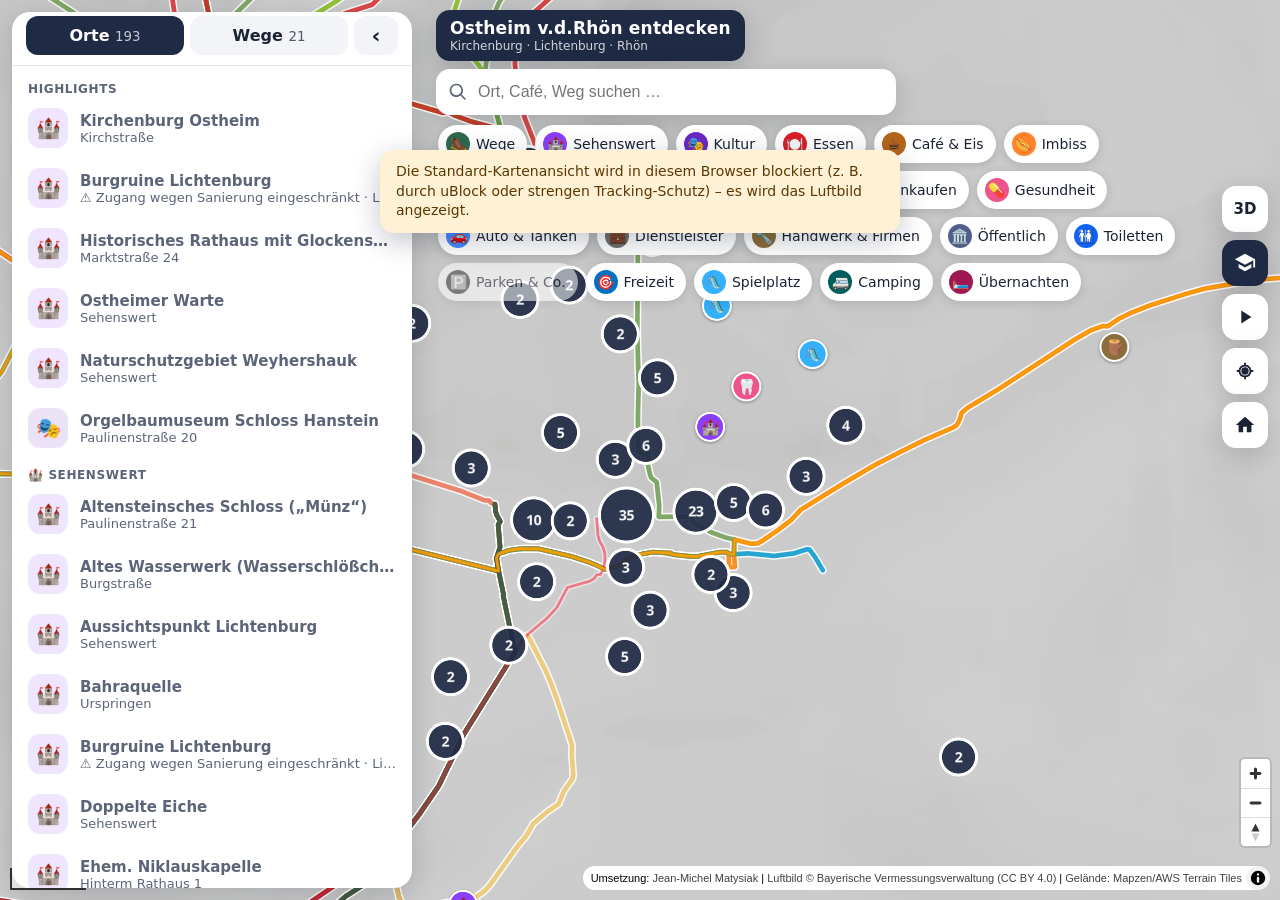
<file: index.html>
<!doctype html>
<html lang="de">
<head>
  <meta charset="utf-8">
  <meta name="viewport" content="width=device-width, initial-scale=1, viewport-fit=cover">
  <meta name="theme-color" content="#1f2a44">
  <meta name="robots" content="noindex, nofollow"> <!-- Demo: nicht in Suchmaschinen. Für den offiziellen Betrieb entfernen. -->
  <title>Ostheim v.d.Rhön – Interaktive Karte</title>
  <meta name="description" content="Interaktive Karte von Ostheim vor der Rhön: Sehenswürdigkeiten, Gastronomie, Wanderwege, Freizeit und Übernachten.">
  <meta name="author" content="Jean-Michel Matysiak">
  <link rel="icon" href="favicon.svg" type="image/svg+xml">
  <link rel="stylesheet" href="vendor/maplibre/maplibre-gl.css">
  <link rel="stylesheet" href="style.css">
</head>
<body>
  <div id="map" role="application" aria-label="Karte von Ostheim"></div>

  <header class="topbar">
    <div class="brand">
      <h1 id="titel">Ostheim entdecken</h1>
      <p id="untertitel"></p>
    </div>
    <label class="search">
      <span class="visually-hidden">Suche</span>
      <svg viewBox="0 0 24 24" aria-hidden="true"><path d="M10 2a8 8 0 0 1 6.3 12.9l5.4 5.4-1.4 1.4-5.4-5.4A8 8 0 1 1 10 2zm0 2a6 6 0 1 0 0 12 6 6 0 0 0 0-12z"/></svg>
      <input id="suche" type="search" placeholder="Ort, Café, Weg suchen …" autocomplete="off">
    </label>
    <nav class="chips" id="chips" aria-label="Kategorien"></nav>
  </header>

  <div class="tools" role="toolbar" aria-label="Kartenwerkzeuge">
    <button id="btn-3d" class="tool" aria-pressed="false" title="3D-Ansicht">3D</button>
    <button id="btn-luftbild" class="tool" aria-pressed="false" title="Luftbild">
      <svg viewBox="0 0 24 24" aria-hidden="true"><path d="M12 2 1 8l11 6 9-4.9V17h2V8L12 2zm-7 11.2v4L12 21l7-3.8v-4L12 17l-7-3.8z"/></svg>
    </button>
    <button id="btn-tour" class="tool" title="Rundflug über die Highlights">
      <svg viewBox="0 0 24 24" aria-hidden="true"><path d="M8 5v14l11-7z"/></svg>
    </button>
    <button id="btn-ort" class="tool" title="Mein Standort">
      <svg viewBox="0 0 24 24" aria-hidden="true"><path d="M12 8a4 4 0 1 0 0 8 4 4 0 0 0 0-8zm9 3h-2.1A7 7 0 0 0 13 5.1V3h-2v2.1A7 7 0 0 0 5.1 11H3v2h2.1a7 7 0 0 0 5.9 5.9V21h2v-2.1a7 7 0 0 0 5.9-5.9H21v-2zm-9 6a5 5 0 1 1 0-10 5 5 0 0 1 0 10z"/></svg>
    </button>
    <button id="btn-home" class="tool" title="Zurück zur Altstadt">
      <svg viewBox="0 0 24 24" aria-hidden="true"><path d="M12 3 2 12h3v8h5v-6h4v6h5v-8h3z"/></svg>
    </button>
  </div>

  <aside class="sheet" id="sheet" aria-label="Orte und Wege">
    <div class="sheet-handle" id="sheet-handle" aria-hidden="true"><span></span></div>
    <div class="sheet-tabs" role="tablist">
      <button role="tab" id="tab-orte" aria-selected="true">Orte <small id="anz-orte"></small></button>
      <button role="tab" id="tab-wege" aria-selected="false">Wege <small id="anz-wege"></small></button>
      <button class="liste-zu-btn" id="liste-zu" aria-label="Liste einklappen" title="Liste einklappen">‹</button>
    </div>
    <div class="sheet-body" id="sheet-body"></div>
  </aside>

  <button class="liste-auf-btn" id="liste-auf" aria-label="Liste ausklappen" title="Liste ausklappen">☰ Liste</button>

  <div class="tour-banner" id="tour-banner" hidden>
    <span id="tour-text">Rundflug</span>
    <button id="tour-stop">Beenden</button>
  </div>

  <div class="pano" id="pano" hidden>
    <div id="pano-viewer"></div>
    <button class="pano-close" id="pano-close" aria-label="Panorama schließen">✕</button>
  </div>

  <div class="lightbox" id="lightbox" hidden>
    <img id="lightbox-img" alt="">
    <p id="lightbox-cap"></p>
    <button class="pano-close" id="lightbox-close" aria-label="Bild schließen">✕</button>
  </div>

  <script src="vendor/maplibre/maplibre-gl.js"></script>
  <script src="vendor/pmtiles/pmtiles.js"></script>
  <script src="vendor/protomaps/basemaps.js"></script>
  <script src="config.js"></script>
  <script src="app.js"></script>
</body>
</html>
</file>
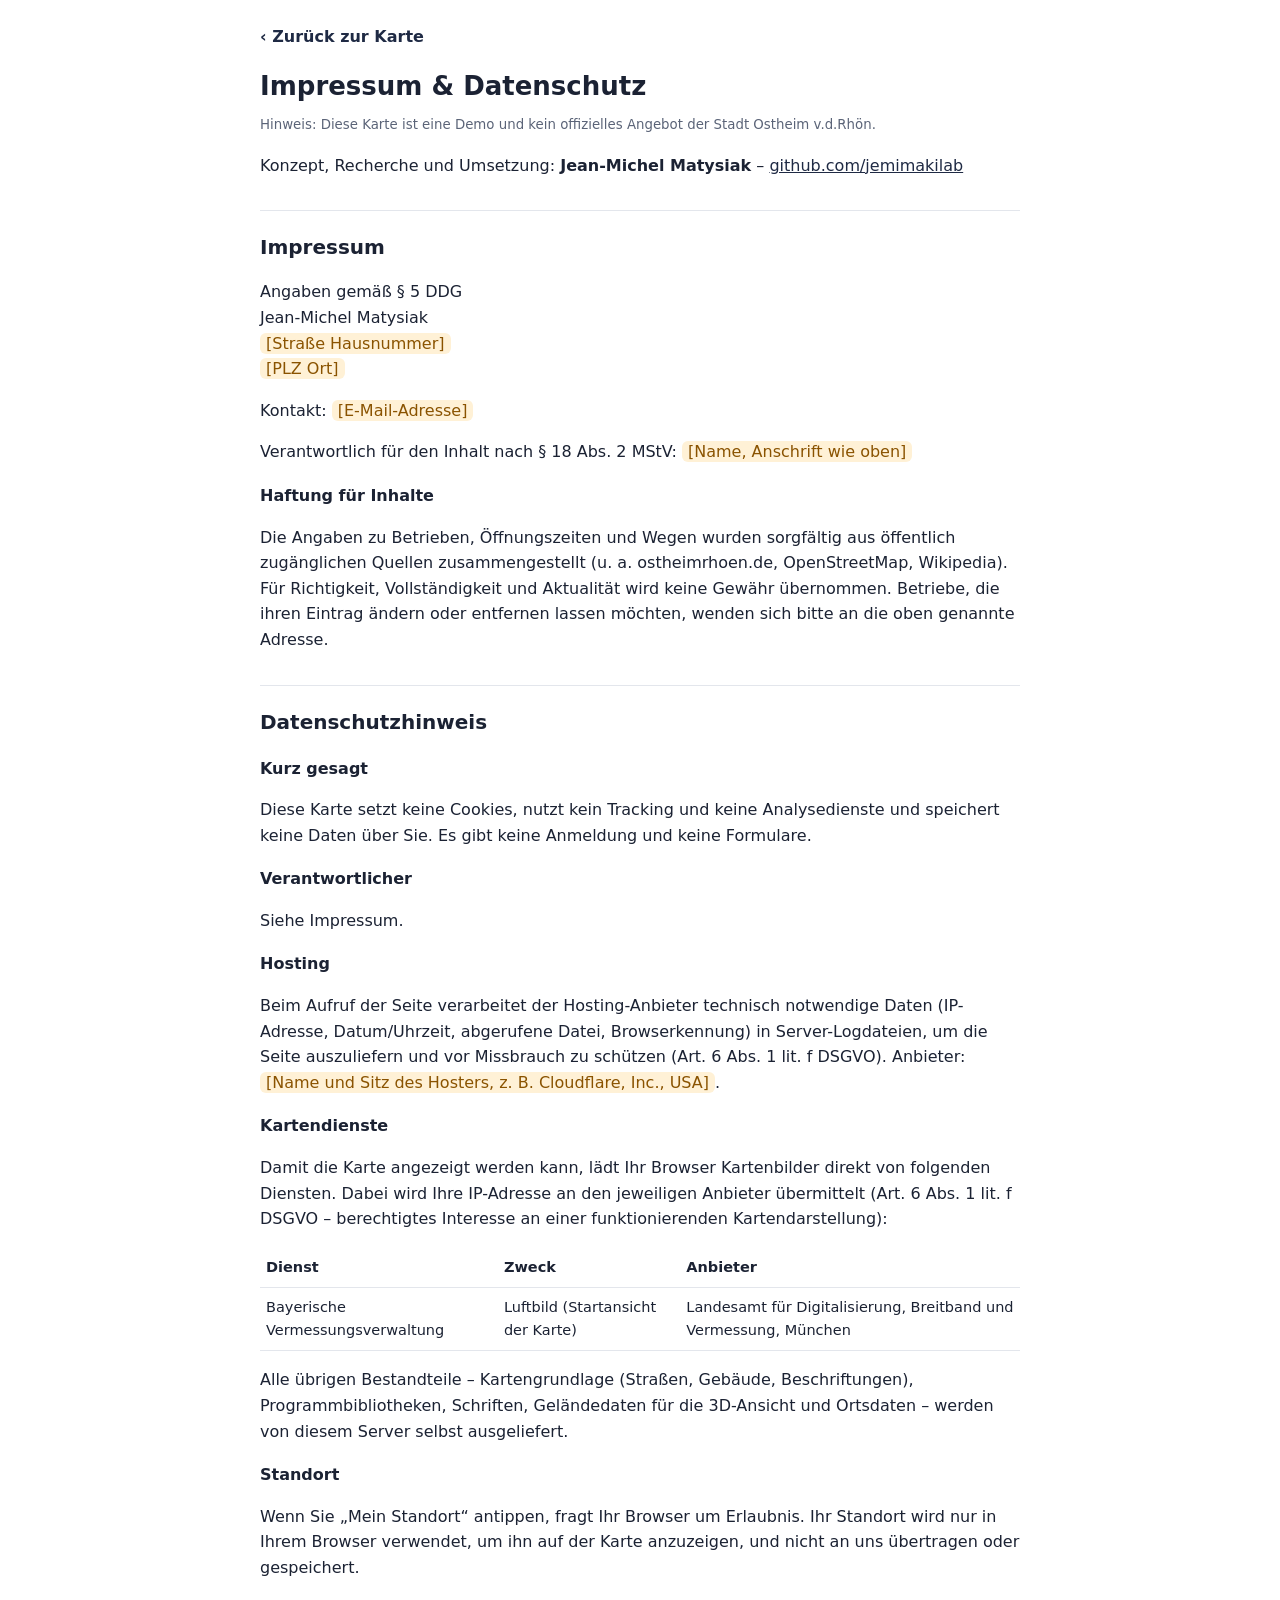
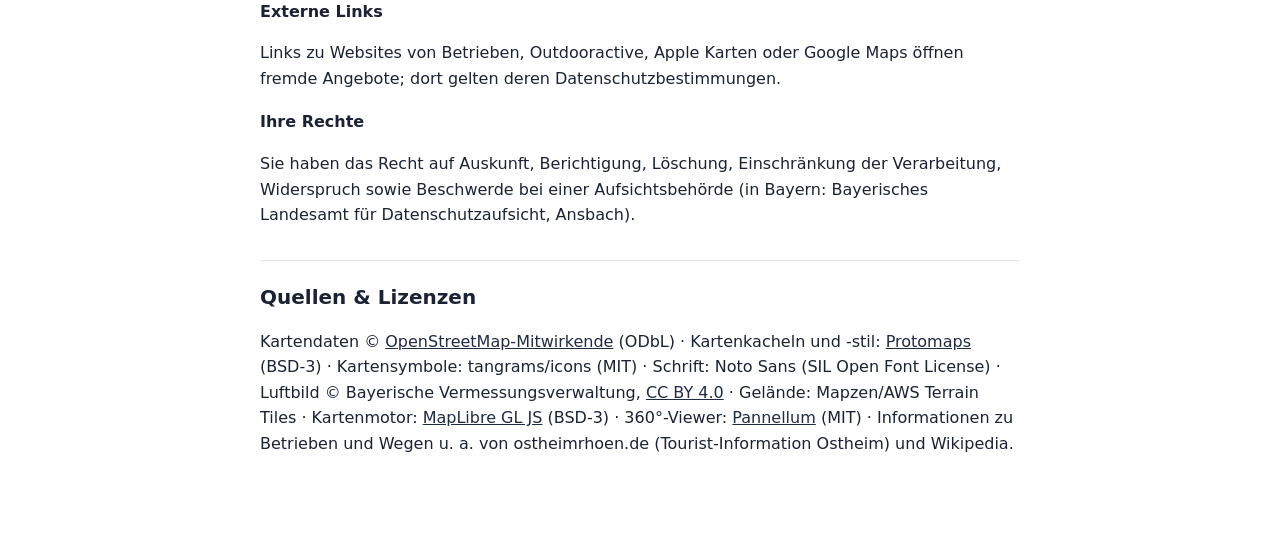
<file: rechtliches.html>
<!doctype html>
<html lang="de">
<head>
  <meta charset="utf-8">
  <meta name="viewport" content="width=device-width, initial-scale=1">
  <meta name="robots" content="noindex, nofollow">
  <title>Impressum & Datenschutz – Karte Ostheim</title>
  <link rel="icon" href="favicon.svg" type="image/svg+xml">
  <style>
    :root { --bg: #fff; --ink: #1b2233; --soft: #5b6478; --line: #e3e6ec; --accent: #1f2a44; color-scheme: light; }
    @media (prefers-color-scheme: dark) { :root { --bg: #161b26; --ink: #eef1f6; --soft: #a2abbd; --line: #2c3445; --accent: #9fb4ff; color-scheme: dark; } }
    body { margin: 0; background: var(--bg); color: var(--ink); font: 16px/1.6 system-ui, -apple-system, "Segoe UI", Roboto, sans-serif; }
    main { max-width: 760px; margin: 0 auto; padding: 24px 16px 60px; }
    h1 { font-size: 26px; margin: 8px 0 4px; } h2 { font-size: 20px; margin: 32px 0 6px; border-top: 1px solid var(--line); padding-top: 20px; }
    h3 { font-size: 16px; margin: 18px 0 4px; } a { color: var(--accent); } .todo { background: #fff1d6; color: #8a5300; padding: 1px 6px; border-radius: 6px; }
    @media (prefers-color-scheme: dark) { .todo { background: #4a3510; color: #ffd28a; } }
    table { border-collapse: collapse; width: 100%; font-size: 14.5px; } td, th { text-align: left; padding: 8px 6px; border-bottom: 1px solid var(--line); vertical-align: top; }
    .back { display: inline-block; margin-bottom: 8px; text-decoration: none; font-weight: 600; }
    small { color: var(--soft); }
  </style>
</head>
<body>
<main>
  <a class="back" href="./">‹ Zurück zur Karte</a>
  <h1>Impressum & Datenschutz</h1>
  <small>Hinweis: Diese Karte ist eine Demo und kein offizielles Angebot der Stadt Ostheim v.d.Rhön.</small>
  <p>Konzept, Recherche und Umsetzung: <strong>Jean-Michel Matysiak</strong> –
    <a href="https://github.com/jemimakilab" target="_blank" rel="noopener">github.com/jemimakilab</a></p>

  <h2 id="impressum">Impressum</h2>
  <p>Angaben gemäß § 5 DDG<br>
    Jean-Michel Matysiak<br>
    <span class="todo">[Straße Hausnummer]</span><br>
    <span class="todo">[PLZ Ort]</span></p>
  <p>Kontakt: <span class="todo">[E-Mail-Adresse]</span></p>
  <p>Verantwortlich für den Inhalt nach § 18 Abs. 2 MStV: <span class="todo">[Name, Anschrift wie oben]</span></p>
  <h3>Haftung für Inhalte</h3>
  <p>Die Angaben zu Betrieben, Öffnungszeiten und Wegen wurden sorgfältig aus öffentlich zugänglichen Quellen zusammengestellt
    (u. a. ostheimrhoen.de, OpenStreetMap, Wikipedia). Für Richtigkeit, Vollständigkeit und Aktualität wird keine Gewähr übernommen.
    Betriebe, die ihren Eintrag ändern oder entfernen lassen möchten, wenden sich bitte an die oben genannte Adresse.</p>

  <h2 id="datenschutz">Datenschutzhinweis</h2>
  <h3>Kurz gesagt</h3>
  <p>Diese Karte setzt keine Cookies, nutzt kein Tracking und keine Analysedienste und speichert keine Daten über Sie.
    Es gibt keine Anmeldung und keine Formulare.</p>

  <h3>Verantwortlicher</h3>
  <p>Siehe Impressum.</p>

  <h3>Hosting</h3>
  <p>Beim Aufruf der Seite verarbeitet der Hosting-Anbieter technisch notwendige Daten (IP-Adresse, Datum/Uhrzeit, abgerufene Datei,
    Browserkennung) in Server-Logdateien, um die Seite auszuliefern und vor Missbrauch zu schützen
    (Art. 6 Abs. 1 lit. f DSGVO). Anbieter: <span class="todo">[Name und Sitz des Hosters, z. B. Cloudflare, Inc., USA]</span>.</p>

  <h3>Kartendienste</h3>
  <p>Damit die Karte angezeigt werden kann, lädt Ihr Browser Kartenbilder direkt von folgenden Diensten. Dabei wird Ihre IP-Adresse
    an den jeweiligen Anbieter übermittelt (Art. 6 Abs. 1 lit. f DSGVO – berechtigtes Interesse an einer funktionierenden Kartendarstellung):</p>
  <table>
    <tr><th>Dienst</th><th>Zweck</th><th>Anbieter</th></tr>
    <tr><td>Bayerische Vermessungsverwaltung</td><td>Luftbild (Startansicht der Karte)</td><td>Landesamt für Digitalisierung, Breitband und Vermessung, München</td></tr>
  </table>
  <p>Alle übrigen Bestandteile – Kartengrundlage (Straßen, Gebäude, Beschriftungen), Programmbibliotheken, Schriften, Geländedaten für die 3D-Ansicht und Ortsdaten – werden von diesem Server selbst ausgeliefert.</p>

  <h3>Standort</h3>
  <p>Wenn Sie „Mein Standort“ antippen, fragt Ihr Browser um Erlaubnis. Ihr Standort wird nur in Ihrem Browser verwendet, um ihn auf der Karte
    anzuzeigen, und nicht an uns übertragen oder gespeichert.</p>

  <h3>Externe Links</h3>
  <p>Links zu Websites von Betrieben, Outdooractive, Apple Karten oder Google Maps öffnen fremde Angebote; dort gelten deren Datenschutzbestimmungen.</p>

  <h3>Ihre Rechte</h3>
  <p>Sie haben das Recht auf Auskunft, Berichtigung, Löschung, Einschränkung der Verarbeitung, Widerspruch sowie Beschwerde bei einer
    Aufsichtsbehörde (in Bayern: Bayerisches Landesamt für Datenschutzaufsicht, Ansbach).</p>

  <h2 id="quellen">Quellen & Lizenzen</h2>
  <p>Kartendaten © <a href="https://www.openstreetmap.org/copyright" target="_blank" rel="noopener">OpenStreetMap-Mitwirkende</a> (ODbL) ·
    Kartenkacheln und -stil: <a href="https://protomaps.com" target="_blank" rel="noopener">Protomaps</a> (BSD-3) ·
    Kartensymbole: tangrams/icons (MIT) · Schrift: Noto Sans (SIL Open Font License) ·
    Luftbild © Bayerische Vermessungsverwaltung, <a href="https://creativecommons.org/licenses/by/4.0/deed.de" target="_blank" rel="noopener">CC BY 4.0</a> ·
    Gelände: Mapzen/AWS Terrain Tiles ·
    Kartenmotor: <a href="https://maplibre.org" target="_blank" rel="noopener">MapLibre GL JS</a> (BSD-3) ·
    360°-Viewer: <a href="https://pannellum.org" target="_blank" rel="noopener">Pannellum</a> (MIT) ·
    Informationen zu Betrieben und Wegen u. a. von ostheimrhoen.de (Tourist-Information Ostheim) und Wikipedia.</p>
</main>
</body>
</html>
</file>
<file: vendor/maplibre/maplibre-gl.css>
.maplibregl-map{font:12px/20px Helvetica Neue,Arial,Helvetica,sans-serif;overflow:hidden;position:relative;-webkit-tap-highlight-color:rgb(0 0 0/0)}.maplibregl-canvas{left:0;position:absolute;top:0}.maplibregl-map:fullscreen{height:100%;width:100%}.maplibregl-ctrl-group button.maplibregl-ctrl-compass{touch-action:none}.maplibregl-canvas-container.maplibregl-interactive,.maplibregl-ctrl-group button.maplibregl-ctrl-compass{cursor:grab;-webkit-user-select:none;-moz-user-select:none;user-select:none}.maplibregl-canvas-container.maplibregl-interactive.maplibregl-track-pointer{cursor:pointer}.maplibregl-canvas-container.maplibregl-interactive:active,.maplibregl-ctrl-group button.maplibregl-ctrl-compass:active{cursor:grabbing}.maplibregl-canvas-container.maplibregl-touch-zoom-rotate,.maplibregl-canvas-container.maplibregl-touch-zoom-rotate .maplibregl-canvas{touch-action:pan-x pan-y}.maplibregl-canvas-container.maplibregl-touch-drag-pan,.maplibregl-canvas-container.maplibregl-touch-drag-pan .maplibregl-canvas{touch-action:pinch-zoom}.maplibregl-canvas-container.maplibregl-touch-zoom-rotate.maplibregl-touch-drag-pan,.maplibregl-canvas-container.maplibregl-touch-zoom-rotate.maplibregl-touch-drag-pan .maplibregl-canvas{touch-action:none}.maplibregl-canvas-container.maplibregl-touch-drag-pan.maplibregl-cooperative-gestures,.maplibregl-canvas-container.maplibregl-touch-drag-pan.maplibregl-cooperative-gestures .maplibregl-canvas{touch-action:pan-x pan-y}.maplibregl-ctrl-bottom-left,.maplibregl-ctrl-bottom-right,.maplibregl-ctrl-top-left,.maplibregl-ctrl-top-right{pointer-events:none;position:absolute;z-index:2}.maplibregl-ctrl-top-left{left:0;top:0}.maplibregl-ctrl-top-right{right:0;top:0}.maplibregl-ctrl-bottom-left{bottom:0;left:0}.maplibregl-ctrl-bottom-right{bottom:0;right:0}.maplibregl-ctrl{clear:both;pointer-events:auto;transform:translate(0)}.maplibregl-ctrl-top-left .maplibregl-ctrl{float:left;margin:10px 0 0 10px}.maplibregl-ctrl-top-right .maplibregl-ctrl{float:right;margin:10px 10px 0 0}.maplibregl-ctrl-bottom-left .maplibregl-ctrl{float:left;margin:0 0 10px 10px}.maplibregl-ctrl-bottom-right .maplibregl-ctrl{float:right;margin:0 10px 10px 0}.maplibregl-ctrl-group{background:#fff;border-radius:4px}.maplibregl-ctrl-group:not(:empty){box-shadow:0 0 0 2px rgba(0,0,0,.1)}@media (forced-colors:active){.maplibregl-ctrl-group:not(:empty){box-shadow:0 0 0 2px ButtonText}}.maplibregl-ctrl-group button{background-color:transparent;border:0;box-sizing:border-box;cursor:pointer;display:block;height:29px;outline:none;padding:0;width:29px}.maplibregl-ctrl-group button+button{border-top:1px solid #ddd}.maplibregl-ctrl button .maplibregl-ctrl-icon{background-position:50%;background-repeat:no-repeat;display:block;height:100%;width:100%}@media (forced-colors:active){.maplibregl-ctrl-icon{background-color:transparent}.maplibregl-ctrl-group button+button{border-top:1px solid ButtonText}}.maplibregl-ctrl button::-moz-focus-inner{border:0;padding:0}.maplibregl-ctrl-attrib-button:focus,.maplibregl-ctrl-group button:focus{box-shadow:0 0 2px 2px #0096ff}.maplibregl-ctrl button:disabled{cursor:not-allowed}.maplibregl-ctrl button:disabled .maplibregl-ctrl-icon{opacity:.25}@media (hover:hover){.maplibregl-ctrl button:not(:disabled):hover{background-color:rgb(0 0 0/5%)}}.maplibregl-ctrl button:not(:disabled):active{background-color:rgb(0 0 0/5%)}.maplibregl-ctrl-group button:focus:focus-visible{box-shadow:0 0 2px 2px #0096ff}.maplibregl-ctrl-group button:focus:not(:focus-visible){box-shadow:none}.maplibregl-ctrl-group button:focus:first-child{border-radius:4px 4px 0 0}.maplibregl-ctrl-group button:focus:last-child{border-radius:0 0 4px 4px}.maplibregl-ctrl-group button:focus:only-child{border-radius:inherit}.maplibregl-ctrl button.maplibregl-ctrl-zoom-out .maplibregl-ctrl-icon{background-image:url("data:image/svg+xml;charset=utf-8,%3Csvg xmlns='http://www.w3.org/2000/svg' width='29' height='29' fill='%23333' viewBox='0 0 29 29'%3E%3Cpath d='M10 13c-.75 0-1.5.75-1.5 1.5S9.25 16 10 16h9c.75 0 1.5-.75 1.5-1.5S19.75 13 19 13z'/%3E%3C/svg%3E")}.maplibregl-ctrl button.maplibregl-ctrl-zoom-in .maplibregl-ctrl-icon{background-image:url("data:image/svg+xml;charset=utf-8,%3Csvg xmlns='http://www.w3.org/2000/svg' width='29' height='29' fill='%23333' viewBox='0 0 29 29'%3E%3Cpath d='M14.5 8.5c-.75 0-1.5.75-1.5 1.5v3h-3c-.75 0-1.5.75-1.5 1.5S9.25 16 10 16h3v3c0 .75.75 1.5 1.5 1.5S16 19.75 16 19v-3h3c.75 0 1.5-.75 1.5-1.5S19.75 13 19 13h-3v-3c0-.75-.75-1.5-1.5-1.5'/%3E%3C/svg%3E")}@media (forced-colors:active){.maplibregl-ctrl button.maplibregl-ctrl-zoom-out .maplibregl-ctrl-icon{background-image:url("data:image/svg+xml;charset=utf-8,%3Csvg xmlns='http://www.w3.org/2000/svg' width='29' height='29' fill='%23fff' viewBox='0 0 29 29'%3E%3Cpath d='M10 13c-.75 0-1.5.75-1.5 1.5S9.25 16 10 16h9c.75 0 1.5-.75 1.5-1.5S19.75 13 19 13z'/%3E%3C/svg%3E")}.maplibregl-ctrl button.maplibregl-ctrl-zoom-in .maplibregl-ctrl-icon{background-image:url("data:image/svg+xml;charset=utf-8,%3Csvg xmlns='http://www.w3.org/2000/svg' width='29' height='29' fill='%23fff' viewBox='0 0 29 29'%3E%3Cpath d='M14.5 8.5c-.75 0-1.5.75-1.5 1.5v3h-3c-.75 0-1.5.75-1.5 1.5S9.25 16 10 16h3v3c0 .75.75 1.5 1.5 1.5S16 19.75 16 19v-3h3c.75 0 1.5-.75 1.5-1.5S19.75 13 19 13h-3v-3c0-.75-.75-1.5-1.5-1.5'/%3E%3C/svg%3E")}}@media (forced-colors:active) and (prefers-color-scheme:light){.maplibregl-ctrl button.maplibregl-ctrl-zoom-out .maplibregl-ctrl-icon{background-image:url("data:image/svg+xml;charset=utf-8,%3Csvg xmlns='http://www.w3.org/2000/svg' width='29' height='29' viewBox='0 0 29 29'%3E%3Cpath d='M10 13c-.75 0-1.5.75-1.5 1.5S9.25 16 10 16h9c.75 0 1.5-.75 1.5-1.5S19.75 13 19 13z'/%3E%3C/svg%3E")}.maplibregl-ctrl button.maplibregl-ctrl-zoom-in .maplibregl-ctrl-icon{background-image:url("data:image/svg+xml;charset=utf-8,%3Csvg xmlns='http://www.w3.org/2000/svg' width='29' height='29' viewBox='0 0 29 29'%3E%3Cpath d='M14.5 8.5c-.75 0-1.5.75-1.5 1.5v3h-3c-.75 0-1.5.75-1.5 1.5S9.25 16 10 16h3v3c0 .75.75 1.5 1.5 1.5S16 19.75 16 19v-3h3c.75 0 1.5-.75 1.5-1.5S19.75 13 19 13h-3v-3c0-.75-.75-1.5-1.5-1.5'/%3E%3C/svg%3E")}}.maplibregl-ctrl button.maplibregl-ctrl-fullscreen .maplibregl-ctrl-icon{background-image:url("data:image/svg+xml;charset=utf-8,%3Csvg xmlns='http://www.w3.org/2000/svg' width='29' height='29' fill='%23333' viewBox='0 0 29 29'%3E%3Cpath d='M24 16v5.5c0 1.75-.75 2.5-2.5 2.5H16v-1l3-1.5-4-5.5 1-1 5.5 4 1.5-3zM6 16l1.5 3 5.5-4 1 1-4 5.5 3 1.5v1H7.5C5.75 24 5 23.25 5 21.5V16zm7-11v1l-3 1.5 4 5.5-1 1-5.5-4L6 13H5V7.5C5 5.75 5.75 5 7.5 5zm11 2.5c0-1.75-.75-2.5-2.5-2.5H16v1l3 1.5-4 5.5 1 1 5.5-4 1.5 3h1z'/%3E%3C/svg%3E")}.maplibregl-ctrl button.maplibregl-ctrl-shrink .maplibregl-ctrl-icon{background-image:url("data:image/svg+xml;charset=utf-8,%3Csvg xmlns='http://www.w3.org/2000/svg' width='29' height='29' viewBox='0 0 29 29'%3E%3Cpath d='M18.5 16c-1.75 0-2.5.75-2.5 2.5V24h1l1.5-3 5.5 4 1-1-4-5.5 3-1.5v-1zM13 18.5c0-1.75-.75-2.5-2.5-2.5H5v1l3 1.5L4 24l1 1 5.5-4 1.5 3h1zm3-8c0 1.75.75 2.5 2.5 2.5H24v-1l-3-1.5L25 5l-1-1-5.5 4L17 5h-1zM10.5 13c1.75 0 2.5-.75 2.5-2.5V5h-1l-1.5 3L5 4 4 5l4 5.5L5 12v1z'/%3E%3C/svg%3E")}@media (forced-colors:active){.maplibregl-ctrl button.maplibregl-ctrl-fullscreen .maplibregl-ctrl-icon{background-image:url("data:image/svg+xml;charset=utf-8,%3Csvg xmlns='http://www.w3.org/2000/svg' width='29' height='29' fill='%23fff' viewBox='0 0 29 29'%3E%3Cpath d='M24 16v5.5c0 1.75-.75 2.5-2.5 2.5H16v-1l3-1.5-4-5.5 1-1 5.5 4 1.5-3zM6 16l1.5 3 5.5-4 1 1-4 5.5 3 1.5v1H7.5C5.75 24 5 23.25 5 21.5V16zm7-11v1l-3 1.5 4 5.5-1 1-5.5-4L6 13H5V7.5C5 5.75 5.75 5 7.5 5zm11 2.5c0-1.75-.75-2.5-2.5-2.5H16v1l3 1.5-4 5.5 1 1 5.5-4 1.5 3h1z'/%3E%3C/svg%3E")}.maplibregl-ctrl button.maplibregl-ctrl-shrink .maplibregl-ctrl-icon{background-image:url("data:image/svg+xml;charset=utf-8,%3Csvg xmlns='http://www.w3.org/2000/svg' width='29' height='29' fill='%23fff' viewBox='0 0 29 29'%3E%3Cpath d='M18.5 16c-1.75 0-2.5.75-2.5 2.5V24h1l1.5-3 5.5 4 1-1-4-5.5 3-1.5v-1zM13 18.5c0-1.75-.75-2.5-2.5-2.5H5v1l3 1.5L4 24l1 1 5.5-4 1.5 3h1zm3-8c0 1.75.75 2.5 2.5 2.5H24v-1l-3-1.5L25 5l-1-1-5.5 4L17 5h-1zM10.5 13c1.75 0 2.5-.75 2.5-2.5V5h-1l-1.5 3L5 4 4 5l4 5.5L5 12v1z'/%3E%3C/svg%3E")}}@media (forced-colors:active) and (prefers-color-scheme:light){.maplibregl-ctrl button.maplibregl-ctrl-fullscreen .maplibregl-ctrl-icon{background-image:url("data:image/svg+xml;charset=utf-8,%3Csvg xmlns='http://www.w3.org/2000/svg' width='29' height='29' viewBox='0 0 29 29'%3E%3Cpath d='M24 16v5.5c0 1.75-.75 2.5-2.5 2.5H16v-1l3-1.5-4-5.5 1-1 5.5 4 1.5-3zM6 16l1.5 3 5.5-4 1 1-4 5.5 3 1.5v1H7.5C5.75 24 5 23.25 5 21.5V16zm7-11v1l-3 1.5 4 5.5-1 1-5.5-4L6 13H5V7.5C5 5.75 5.75 5 7.5 5zm11 2.5c0-1.75-.75-2.5-2.5-2.5H16v1l3 1.5-4 5.5 1 1 5.5-4 1.5 3h1z'/%3E%3C/svg%3E")}.maplibregl-ctrl button.maplibregl-ctrl-shrink .maplibregl-ctrl-icon{background-image:url("data:image/svg+xml;charset=utf-8,%3Csvg xmlns='http://www.w3.org/2000/svg' width='29' height='29' viewBox='0 0 29 29'%3E%3Cpath d='M18.5 16c-1.75 0-2.5.75-2.5 2.5V24h1l1.5-3 5.5 4 1-1-4-5.5 3-1.5v-1zM13 18.5c0-1.75-.75-2.5-2.5-2.5H5v1l3 1.5L4 24l1 1 5.5-4 1.5 3h1zm3-8c0 1.75.75 2.5 2.5 2.5H24v-1l-3-1.5L25 5l-1-1-5.5 4L17 5h-1zM10.5 13c1.75 0 2.5-.75 2.5-2.5V5h-1l-1.5 3L5 4 4 5l4 5.5L5 12v1z'/%3E%3C/svg%3E")}}.maplibregl-ctrl button.maplibregl-ctrl-compass .maplibregl-ctrl-icon{background-image:url("data:image/svg+xml;charset=utf-8,%3Csvg xmlns='http://www.w3.org/2000/svg' width='29' height='29' fill='%23333' viewBox='0 0 29 29'%3E%3Cpath d='m10.5 14 4-8 4 8z'/%3E%3Cpath fill='%23ccc' d='m10.5 16 4 8 4-8z'/%3E%3C/svg%3E")}@media (forced-colors:active){.maplibregl-ctrl button.maplibregl-ctrl-compass .maplibregl-ctrl-icon{background-image:url("data:image/svg+xml;charset=utf-8,%3Csvg xmlns='http://www.w3.org/2000/svg' width='29' height='29' fill='%23fff' viewBox='0 0 29 29'%3E%3Cpath d='m10.5 14 4-8 4 8z'/%3E%3Cpath fill='%23ccc' d='m10.5 16 4 8 4-8z'/%3E%3C/svg%3E")}}@media (forced-colors:active) and (prefers-color-scheme:light){.maplibregl-ctrl button.maplibregl-ctrl-compass .maplibregl-ctrl-icon{background-image:url("data:image/svg+xml;charset=utf-8,%3Csvg xmlns='http://www.w3.org/2000/svg' width='29' height='29' viewBox='0 0 29 29'%3E%3Cpath d='m10.5 14 4-8 4 8z'/%3E%3Cpath fill='%23ccc' d='m10.5 16 4 8 4-8z'/%3E%3C/svg%3E")}}.maplibregl-ctrl button.maplibregl-ctrl-globe .maplibregl-ctrl-icon{background-image:url("data:image/svg+xml;charset=utf-8,%3Csvg xmlns='http://www.w3.org/2000/svg' width='22' height='22' fill='none' stroke='%23333' viewBox='0 0 22 22'%3E%3Ccircle cx='11' cy='11' r='8.5'/%3E%3Cpath d='M17.5 11c0 4.819-3.02 8.5-6.5 8.5S4.5 15.819 4.5 11 7.52 2.5 11 2.5s6.5 3.681 6.5 8.5Z'/%3E%3Cpath d='M13.5 11c0 2.447-.331 4.64-.853 6.206-.262.785-.562 1.384-.872 1.777-.314.399-.58.517-.775.517s-.461-.118-.775-.517c-.31-.393-.61-.992-.872-1.777C8.831 15.64 8.5 13.446 8.5 11s.331-4.64.853-6.206c.262-.785.562-1.384.872-1.777.314-.399.58-.517.775-.517s.461.118.775.517c.31.393.61.992.872 1.777.522 1.565.853 3.76.853 6.206Z'/%3E%3Cpath d='M11 7.5c-1.909 0-3.622-.166-4.845-.428-.616-.132-1.08-.283-1.379-.434a1.3 1.3 0 0 1-.224-.138q.07-.058.224-.138c.299-.151.763-.302 1.379-.434C7.378 5.666 9.091 5.5 11 5.5s3.622.166 4.845.428c.616.132 1.08.283 1.379.434.105.053.177.1.224.138q-.07.058-.224.138c-.299.151-.763.302-1.379.434-1.223.262-2.936.428-4.845.428ZM4.486 6.436ZM11 16.5c-1.909 0-3.622-.166-4.845-.428-.616-.132-1.08-.283-1.379-.434a1.3 1.3 0 0 1-.224-.138 1.3 1.3 0 0 1 .224-.138c.299-.151.763-.302 1.379-.434C7.378 14.666 9.091 14.5 11 14.5s3.622.166 4.845.428c.616.132 1.08.283 1.379.434.105.053.177.1.224.138a1.3 1.3 0 0 1-.224.138c-.299.151-.763.302-1.379.434-1.223.262-2.936.428-4.845.428Zm-6.514-1.064ZM11 12.5c-2.46 0-4.672-.222-6.255-.574-.796-.177-1.406-.38-1.805-.59a1.5 1.5 0 0 1-.39-.272.3.3 0 0 1-.047-.064.3.3 0 0 1 .048-.064c.066-.073.189-.167.389-.272.399-.21 1.009-.413 1.805-.59C6.328 9.722 8.54 9.5 11 9.5s4.672.222 6.256.574c.795.177 1.405.38 1.804.59.2.105.323.2.39.272a.3.3 0 0 1 .047.064.3.3 0 0 1-.048.064 1.4 1.4 0 0 1-.389.272c-.399.21-1.009.413-1.804.59-1.584.352-3.796.574-6.256.574Zm-8.501-1.51v.002zm0 .018v.002zm17.002.002v-.002zm0-.018v-.002z'/%3E%3C/svg%3E")}.maplibregl-ctrl button.maplibregl-ctrl-globe-enabled .maplibregl-ctrl-icon{background-image:url("data:image/svg+xml;charset=utf-8,%3Csvg xmlns='http://www.w3.org/2000/svg' width='22' height='22' fill='none' stroke='%2333b5e5' viewBox='0 0 22 22'%3E%3Ccircle cx='11' cy='11' r='8.5'/%3E%3Cpath d='M17.5 11c0 4.819-3.02 8.5-6.5 8.5S4.5 15.819 4.5 11 7.52 2.5 11 2.5s6.5 3.681 6.5 8.5Z'/%3E%3Cpath d='M13.5 11c0 2.447-.331 4.64-.853 6.206-.262.785-.562 1.384-.872 1.777-.314.399-.58.517-.775.517s-.461-.118-.775-.517c-.31-.393-.61-.992-.872-1.777C8.831 15.64 8.5 13.446 8.5 11s.331-4.64.853-6.206c.262-.785.562-1.384.872-1.777.314-.399.58-.517.775-.517s.461.118.775.517c.31.393.61.992.872 1.777.522 1.565.853 3.76.853 6.206Z'/%3E%3Cpath d='M11 7.5c-1.909 0-3.622-.166-4.845-.428-.616-.132-1.08-.283-1.379-.434a1.3 1.3 0 0 1-.224-.138q.07-.058.224-.138c.299-.151.763-.302 1.379-.434C7.378 5.666 9.091 5.5 11 5.5s3.622.166 4.845.428c.616.132 1.08.283 1.379.434.105.053.177.1.224.138q-.07.058-.224.138c-.299.151-.763.302-1.379.434-1.223.262-2.936.428-4.845.428ZM4.486 6.436ZM11 16.5c-1.909 0-3.622-.166-4.845-.428-.616-.132-1.08-.283-1.379-.434a1.3 1.3 0 0 1-.224-.138 1.3 1.3 0 0 1 .224-.138c.299-.151.763-.302 1.379-.434C7.378 14.666 9.091 14.5 11 14.5s3.622.166 4.845.428c.616.132 1.08.283 1.379.434.105.053.177.1.224.138a1.3 1.3 0 0 1-.224.138c-.299.151-.763.302-1.379.434-1.223.262-2.936.428-4.845.428Zm-6.514-1.064ZM11 12.5c-2.46 0-4.672-.222-6.255-.574-.796-.177-1.406-.38-1.805-.59a1.5 1.5 0 0 1-.39-.272.3.3 0 0 1-.047-.064.3.3 0 0 1 .048-.064c.066-.073.189-.167.389-.272.399-.21 1.009-.413 1.805-.59C6.328 9.722 8.54 9.5 11 9.5s4.672.222 6.256.574c.795.177 1.405.38 1.804.59.2.105.323.2.39.272a.3.3 0 0 1 .047.064.3.3 0 0 1-.048.064 1.4 1.4 0 0 1-.389.272c-.399.21-1.009.413-1.804.59-1.584.352-3.796.574-6.256.574Zm-8.501-1.51v.002zm0 .018v.002zm17.002.002v-.002zm0-.018v-.002z'/%3E%3C/svg%3E")}.maplibregl-ctrl button.maplibregl-ctrl-terrain .maplibregl-ctrl-icon{background-image:url("data:image/svg+xml;charset=utf-8,%3Csvg xmlns='http://www.w3.org/2000/svg' width='22' height='22' fill='%23333' viewBox='0 0 22 22'%3E%3Cpath d='m1.754 13.406 4.453-4.851 3.09 3.09 3.281 3.277.969-.969-3.309-3.312 3.844-4.121 6.148 6.886h1.082v-.855l-7.207-8.07-4.84 5.187L6.169 6.57l-5.48 5.965v.871ZM.688 16.844h20.625v1.375H.688Zm0 0'/%3E%3C/svg%3E")}.maplibregl-ctrl button.maplibregl-ctrl-terrain-enabled .maplibregl-ctrl-icon{background-image:url("data:image/svg+xml;charset=utf-8,%3Csvg xmlns='http://www.w3.org/2000/svg' width='22' height='22' fill='%2333b5e5' viewBox='0 0 22 22'%3E%3Cpath d='m1.754 13.406 4.453-4.851 3.09 3.09 3.281 3.277.969-.969-3.309-3.312 3.844-4.121 6.148 6.886h1.082v-.855l-7.207-8.07-4.84 5.187L6.169 6.57l-5.48 5.965v.871ZM.688 16.844h20.625v1.375H.688Zm0 0'/%3E%3C/svg%3E")}.maplibregl-ctrl button.maplibregl-ctrl-geolocate .maplibregl-ctrl-icon{background-image:url("data:image/svg+xml;charset=utf-8,%3Csvg xmlns='http://www.w3.org/2000/svg' width='29' height='29' fill='%23333' viewBox='0 0 20 20'%3E%3Cpath d='M10 4C9 4 9 5 9 5v.1A5 5 0 0 0 5.1 9H5s-1 0-1 1 1 1 1 1h.1A5 5 0 0 0 9 14.9v.1s0 1 1 1 1-1 1-1v-.1a5 5 0 0 0 3.9-3.9h.1s1 0 1-1-1-1-1-1h-.1A5 5 0 0 0 11 5.1V5s0-1-1-1m0 2.5a3.5 3.5 0 1 1 0 7 3.5 3.5 0 1 1 0-7'/%3E%3Ccircle cx='10' cy='10' r='2'/%3E%3C/svg%3E")}.maplibregl-ctrl button.maplibregl-ctrl-geolocate:disabled .maplibregl-ctrl-icon{background-image:url("data:image/svg+xml;charset=utf-8,%3Csvg xmlns='http://www.w3.org/2000/svg' width='29' height='29' fill='%23aaa' viewBox='0 0 20 20'%3E%3Cpath d='M10 4C9 4 9 5 9 5v.1A5 5 0 0 0 5.1 9H5s-1 0-1 1 1 1 1 1h.1A5 5 0 0 0 9 14.9v.1s0 1 1 1 1-1 1-1v-.1a5 5 0 0 0 3.9-3.9h.1s1 0 1-1-1-1-1-1h-.1A5 5 0 0 0 11 5.1V5s0-1-1-1m0 2.5a3.5 3.5 0 1 1 0 7 3.5 3.5 0 1 1 0-7'/%3E%3Ccircle cx='10' cy='10' r='2'/%3E%3Cpath fill='red' d='m14 5 1 1-9 9-1-1z'/%3E%3C/svg%3E")}.maplibregl-ctrl button.maplibregl-ctrl-geolocate.maplibregl-ctrl-geolocate-active .maplibregl-ctrl-icon{background-image:url("data:image/svg+xml;charset=utf-8,%3Csvg xmlns='http://www.w3.org/2000/svg' width='29' height='29' fill='%2333b5e5' viewBox='0 0 20 20'%3E%3Cpath d='M10 4C9 4 9 5 9 5v.1A5 5 0 0 0 5.1 9H5s-1 0-1 1 1 1 1 1h.1A5 5 0 0 0 9 14.9v.1s0 1 1 1 1-1 1-1v-.1a5 5 0 0 0 3.9-3.9h.1s1 0 1-1-1-1-1-1h-.1A5 5 0 0 0 11 5.1V5s0-1-1-1m0 2.5a3.5 3.5 0 1 1 0 7 3.5 3.5 0 1 1 0-7'/%3E%3Ccircle cx='10' cy='10' r='2'/%3E%3C/svg%3E")}.maplibregl-ctrl button.maplibregl-ctrl-geolocate.maplibregl-ctrl-geolocate-active-error .maplibregl-ctrl-icon{background-image:url("data:image/svg+xml;charset=utf-8,%3Csvg xmlns='http://www.w3.org/2000/svg' width='29' height='29' fill='%23e58978' viewBox='0 0 20 20'%3E%3Cpath d='M10 4C9 4 9 5 9 5v.1A5 5 0 0 0 5.1 9H5s-1 0-1 1 1 1 1 1h.1A5 5 0 0 0 9 14.9v.1s0 1 1 1 1-1 1-1v-.1a5 5 0 0 0 3.9-3.9h.1s1 0 1-1-1-1-1-1h-.1A5 5 0 0 0 11 5.1V5s0-1-1-1m0 2.5a3.5 3.5 0 1 1 0 7 3.5 3.5 0 1 1 0-7'/%3E%3Ccircle cx='10' cy='10' r='2'/%3E%3C/svg%3E")}.maplibregl-ctrl button.maplibregl-ctrl-geolocate.maplibregl-ctrl-geolocate-background .maplibregl-ctrl-icon{background-image:url("data:image/svg+xml;charset=utf-8,%3Csvg xmlns='http://www.w3.org/2000/svg' width='29' height='29' fill='%2333b5e5' viewBox='0 0 20 20'%3E%3Cpath d='M10 4C9 4 9 5 9 5v.1A5 5 0 0 0 5.1 9H5s-1 0-1 1 1 1 1 1h.1A5 5 0 0 0 9 14.9v.1s0 1 1 1 1-1 1-1v-.1a5 5 0 0 0 3.9-3.9h.1s1 0 1-1-1-1-1-1h-.1A5 5 0 0 0 11 5.1V5s0-1-1-1m0 2.5a3.5 3.5 0 1 1 0 7 3.5 3.5 0 1 1 0-7'/%3E%3C/svg%3E")}.maplibregl-ctrl button.maplibregl-ctrl-geolocate.maplibregl-ctrl-geolocate-background-error .maplibregl-ctrl-icon{background-image:url("data:image/svg+xml;charset=utf-8,%3Csvg xmlns='http://www.w3.org/2000/svg' width='29' height='29' fill='%23e54e33' viewBox='0 0 20 20'%3E%3Cpath d='M10 4C9 4 9 5 9 5v.1A5 5 0 0 0 5.1 9H5s-1 0-1 1 1 1 1 1h.1A5 5 0 0 0 9 14.9v.1s0 1 1 1 1-1 1-1v-.1a5 5 0 0 0 3.9-3.9h.1s1 0 1-1-1-1-1-1h-.1A5 5 0 0 0 11 5.1V5s0-1-1-1m0 2.5a3.5 3.5 0 1 1 0 7 3.5 3.5 0 1 1 0-7'/%3E%3C/svg%3E")}.maplibregl-ctrl button.maplibregl-ctrl-geolocate.maplibregl-ctrl-geolocate-waiting .maplibregl-ctrl-icon{animation:maplibregl-spin 2s linear infinite}@media (forced-colors:active){.maplibregl-ctrl button.maplibregl-ctrl-geolocate .maplibregl-ctrl-icon{background-image:url("data:image/svg+xml;charset=utf-8,%3Csvg xmlns='http://www.w3.org/2000/svg' width='29' height='29' fill='%23fff' viewBox='0 0 20 20'%3E%3Cpath d='M10 4C9 4 9 5 9 5v.1A5 5 0 0 0 5.1 9H5s-1 0-1 1 1 1 1 1h.1A5 5 0 0 0 9 14.9v.1s0 1 1 1 1-1 1-1v-.1a5 5 0 0 0 3.9-3.9h.1s1 0 1-1-1-1-1-1h-.1A5 5 0 0 0 11 5.1V5s0-1-1-1m0 2.5a3.5 3.5 0 1 1 0 7 3.5 3.5 0 1 1 0-7'/%3E%3Ccircle cx='10' cy='10' r='2'/%3E%3C/svg%3E")}.maplibregl-ctrl button.maplibregl-ctrl-geolocate:disabled .maplibregl-ctrl-icon{background-image:url("data:image/svg+xml;charset=utf-8,%3Csvg xmlns='http://www.w3.org/2000/svg' width='29' height='29' fill='%23999' viewBox='0 0 20 20'%3E%3Cpath d='M10 4C9 4 9 5 9 5v.1A5 5 0 0 0 5.1 9H5s-1 0-1 1 1 1 1 1h.1A5 5 0 0 0 9 14.9v.1s0 1 1 1 1-1 1-1v-.1a5 5 0 0 0 3.9-3.9h.1s1 0 1-1-1-1-1-1h-.1A5 5 0 0 0 11 5.1V5s0-1-1-1m0 2.5a3.5 3.5 0 1 1 0 7 3.5 3.5 0 1 1 0-7'/%3E%3Ccircle cx='10' cy='10' r='2'/%3E%3Cpath fill='red' d='m14 5 1 1-9 9-1-1z'/%3E%3C/svg%3E")}.maplibregl-ctrl button.maplibregl-ctrl-geolocate.maplibregl-ctrl-geolocate-active .maplibregl-ctrl-icon{background-image:url("data:image/svg+xml;charset=utf-8,%3Csvg xmlns='http://www.w3.org/2000/svg' width='29' height='29' fill='%2333b5e5' viewBox='0 0 20 20'%3E%3Cpath d='M10 4C9 4 9 5 9 5v.1A5 5 0 0 0 5.1 9H5s-1 0-1 1 1 1 1 1h.1A5 5 0 0 0 9 14.9v.1s0 1 1 1 1-1 1-1v-.1a5 5 0 0 0 3.9-3.9h.1s1 0 1-1-1-1-1-1h-.1A5 5 0 0 0 11 5.1V5s0-1-1-1m0 2.5a3.5 3.5 0 1 1 0 7 3.5 3.5 0 1 1 0-7'/%3E%3Ccircle cx='10' cy='10' r='2'/%3E%3C/svg%3E")}.maplibregl-ctrl button.maplibregl-ctrl-geolocate.maplibregl-ctrl-geolocate-active-error .maplibregl-ctrl-icon{background-image:url("data:image/svg+xml;charset=utf-8,%3Csvg xmlns='http://www.w3.org/2000/svg' width='29' height='29' fill='%23e58978' viewBox='0 0 20 20'%3E%3Cpath d='M10 4C9 4 9 5 9 5v.1A5 5 0 0 0 5.1 9H5s-1 0-1 1 1 1 1 1h.1A5 5 0 0 0 9 14.9v.1s0 1 1 1 1-1 1-1v-.1a5 5 0 0 0 3.9-3.9h.1s1 0 1-1-1-1-1-1h-.1A5 5 0 0 0 11 5.1V5s0-1-1-1m0 2.5a3.5 3.5 0 1 1 0 7 3.5 3.5 0 1 1 0-7'/%3E%3Ccircle cx='10' cy='10' r='2'/%3E%3C/svg%3E")}.maplibregl-ctrl button.maplibregl-ctrl-geolocate.maplibregl-ctrl-geolocate-background .maplibregl-ctrl-icon{background-image:url("data:image/svg+xml;charset=utf-8,%3Csvg xmlns='http://www.w3.org/2000/svg' width='29' height='29' fill='%2333b5e5' viewBox='0 0 20 20'%3E%3Cpath d='M10 4C9 4 9 5 9 5v.1A5 5 0 0 0 5.1 9H5s-1 0-1 1 1 1 1 1h.1A5 5 0 0 0 9 14.9v.1s0 1 1 1 1-1 1-1v-.1a5 5 0 0 0 3.9-3.9h.1s1 0 1-1-1-1-1-1h-.1A5 5 0 0 0 11 5.1V5s0-1-1-1m0 2.5a3.5 3.5 0 1 1 0 7 3.5 3.5 0 1 1 0-7'/%3E%3C/svg%3E")}.maplibregl-ctrl button.maplibregl-ctrl-geolocate.maplibregl-ctrl-geolocate-background-error .maplibregl-ctrl-icon{background-image:url("data:image/svg+xml;charset=utf-8,%3Csvg xmlns='http://www.w3.org/2000/svg' width='29' height='29' fill='%23e54e33' viewBox='0 0 20 20'%3E%3Cpath d='M10 4C9 4 9 5 9 5v.1A5 5 0 0 0 5.1 9H5s-1 0-1 1 1 1 1 1h.1A5 5 0 0 0 9 14.9v.1s0 1 1 1 1-1 1-1v-.1a5 5 0 0 0 3.9-3.9h.1s1 0 1-1-1-1-1-1h-.1A5 5 0 0 0 11 5.1V5s0-1-1-1m0 2.5a3.5 3.5 0 1 1 0 7 3.5 3.5 0 1 1 0-7'/%3E%3C/svg%3E")}}@media (forced-colors:active) and (prefers-color-scheme:light){.maplibregl-ctrl button.maplibregl-ctrl-geolocate .maplibregl-ctrl-icon{background-image:url("data:image/svg+xml;charset=utf-8,%3Csvg xmlns='http://www.w3.org/2000/svg' width='29' height='29' viewBox='0 0 20 20'%3E%3Cpath d='M10 4C9 4 9 5 9 5v.1A5 5 0 0 0 5.1 9H5s-1 0-1 1 1 1 1 1h.1A5 5 0 0 0 9 14.9v.1s0 1 1 1 1-1 1-1v-.1a5 5 0 0 0 3.9-3.9h.1s1 0 1-1-1-1-1-1h-.1A5 5 0 0 0 11 5.1V5s0-1-1-1m0 2.5a3.5 3.5 0 1 1 0 7 3.5 3.5 0 1 1 0-7'/%3E%3Ccircle cx='10' cy='10' r='2'/%3E%3C/svg%3E")}.maplibregl-ctrl button.maplibregl-ctrl-geolocate:disabled .maplibregl-ctrl-icon{background-image:url("data:image/svg+xml;charset=utf-8,%3Csvg xmlns='http://www.w3.org/2000/svg' width='29' height='29' fill='%23666' viewBox='0 0 20 20'%3E%3Cpath d='M10 4C9 4 9 5 9 5v.1A5 5 0 0 0 5.1 9H5s-1 0-1 1 1 1 1 1h.1A5 5 0 0 0 9 14.9v.1s0 1 1 1 1-1 1-1v-.1a5 5 0 0 0 3.9-3.9h.1s1 0 1-1-1-1-1-1h-.1A5 5 0 0 0 11 5.1V5s0-1-1-1m0 2.5a3.5 3.5 0 1 1 0 7 3.5 3.5 0 1 1 0-7'/%3E%3Ccircle cx='10' cy='10' r='2'/%3E%3Cpath fill='red' d='m14 5 1 1-9 9-1-1z'/%3E%3C/svg%3E")}}@keyframes maplibregl-spin{0%{transform:rotate(0deg)}to{transform:rotate(1turn)}}a.maplibregl-ctrl-logo{background-image:url("data:image/svg+xml;charset=utf-8,%3Csvg xmlns='http://www.w3.org/2000/svg' width='88' height='23' fill='none'%3E%3Cpath fill='%23000' fill-opacity='.4' fill-rule='evenodd' d='M17.408 16.796h-1.827l2.501-12.095h.198l3.324 6.533.988 2.19.988-2.19 3.258-6.533h.181l2.6 12.095h-1.81l-1.218-5.644-.362-1.71-.658 1.71-2.929 5.644h-.098l-2.914-5.644-.757-1.71-.345 1.71zm1.958-3.42-.726 3.663a1.255 1.255 0 0 1-1.232 1.011h-1.827a1.255 1.255 0 0 1-1.229-1.509l2.501-12.095a1.255 1.255 0 0 1 1.23-1.001h.197a1.25 1.25 0 0 1 1.12.685l3.19 6.273 3.125-6.263a1.25 1.25 0 0 1 1.123-.695h.181a1.255 1.255 0 0 1 1.227.991l1.443 6.71a5 5 0 0 1 .314-.787l.009-.016a4.6 4.6 0 0 1 1.777-1.887c.782-.46 1.668-.667 2.611-.667a4.6 4.6 0 0 1 1.7.32l.306.134c.21-.16.474-.256.759-.256h1.694a1.255 1.255 0 0 1 1.212.925 1.255 1.255 0 0 1 1.212-.925h1.711c.284 0 .545.094.755.252.613-.3 1.312-.45 2.075-.45 1.356 0 2.557.445 3.482 1.4q.47.48.763 1.064V4.701a1.255 1.255 0 0 1 1.255-1.255h1.86A1.255 1.255 0 0 1 54.44 4.7v9.194h2.217c.19 0 .37.043.532.118v-4.77c0-.356.147-.678.385-.906a2.42 2.42 0 0 1-.682-1.71c0-.665.267-1.253.735-1.7a2.45 2.45 0 0 1 1.722-.674 2.43 2.43 0 0 1 1.705.675q.318.302.504.683V4.7a1.255 1.255 0 0 1 1.255-1.255h1.744A1.255 1.255 0 0 1 65.812 4.7v3.335a4.8 4.8 0 0 1 1.526-.246c.938 0 1.817.214 2.59.69a4.47 4.47 0 0 1 1.67 1.743v-.98a1.255 1.255 0 0 1 1.256-1.256h1.777c.233 0 .451.064.639.174a3.4 3.4 0 0 1 1.567-.372c.346 0 .861.02 1.285.232a1.25 1.25 0 0 1 .689 1.004 4.7 4.7 0 0 1 .853-.588c.795-.44 1.675-.647 2.61-.647 1.385 0 2.65.39 3.525 1.396.836.938 1.168 2.173 1.168 3.528q-.001.515-.056 1.051a1.255 1.255 0 0 1-.947 1.09l.408.952a1.255 1.255 0 0 1-.477 1.552c-.418.268-.92.463-1.458.612-.613.171-1.304.244-2.049.244-1.06 0-2.043-.207-2.886-.698l-.015-.008c-.798-.48-1.419-1.135-1.818-1.963l-.004-.008a5.8 5.8 0 0 1-.548-2.512q0-.429.053-.843a1.3 1.3 0 0 1-.333-.086l-.166-.004c-.223 0-.426.062-.643.228-.03.024-.142.139-.142.59v3.883a1.255 1.255 0 0 1-1.256 1.256h-1.777a1.255 1.255 0 0 1-1.256-1.256V15.69l-.032.057a4.8 4.8 0 0 1-1.86 1.833 5.04 5.04 0 0 1-2.484.634 4.5 4.5 0 0 1-1.935-.424 1.25 1.25 0 0 1-.764.258h-1.71a1.255 1.255 0 0 1-1.256-1.255V7.687a2.4 2.4 0 0 1-.428.625c.253.23.412.561.412.93v7.553a1.255 1.255 0 0 1-1.256 1.255h-1.843a1.25 1.25 0 0 1-.894-.373c-.228.23-.544.373-.894.373H51.32a1.255 1.255 0 0 1-1.256-1.255v-1.251l-.061.117a4.7 4.7 0 0 1-1.782 1.884 4.77 4.77 0 0 1-2.485.67 5.6 5.6 0 0 1-1.485-.188l.009 2.764a1.255 1.255 0 0 1-1.255 1.259h-1.729a1.255 1.255 0 0 1-1.255-1.255v-3.537a1.255 1.255 0 0 1-1.167.793h-1.679a1.25 1.25 0 0 1-.77-.263 4.5 4.5 0 0 1-1.945.429c-.885 0-1.724-.21-2.495-.632l-.017-.01a5 5 0 0 1-1.081-.836 1.255 1.255 0 0 1-1.254 1.312h-1.81a1.255 1.255 0 0 1-1.228-.99l-.782-3.625-2.044 3.939a1.25 1.25 0 0 1-1.115.676h-.098a1.25 1.25 0 0 1-1.116-.68l-2.061-3.994zM35.92 16.63l.207-.114.223-.15q.493-.356.735-.785l.061-.118.033 1.332h1.678V9.242h-1.694l-.033 1.267q-.133-.329-.526-.658l-.032-.028a3.2 3.2 0 0 0-.668-.428l-.27-.12a3.3 3.3 0 0 0-1.235-.23q-1.136-.001-1.974.493a3.36 3.36 0 0 0-1.3 1.382q-.445.89-.444 2.074 0 1.2.51 2.107a3.8 3.8 0 0 0 1.382 1.381 3.9 3.9 0 0 0 1.893.477q.795 0 1.455-.33zm-2.789-5.38q-.576.675-.575 1.762 0 1.102.559 1.794.576.675 1.645.675a2.25 2.25 0 0 0 .934-.19 2.2 2.2 0 0 0 .468-.29l.178-.161a2.2 2.2 0 0 0 .397-.561q.244-.5.244-1.15v-.115q0-.708-.296-1.267l-.043-.077a2.2 2.2 0 0 0-.633-.709l-.13-.086-.047-.028a2.1 2.1 0 0 0-1.073-.285q-1.052 0-1.629.692zm2.316 2.706c.163-.17.28-.407.28-.83v-.114c0-.292-.06-.508-.15-.68a.96.96 0 0 0-.353-.389.85.85 0 0 0-.464-.127c-.4 0-.56.114-.664.239l-.01.012c-.148.174-.275.45-.275.945 0 .506.122.801.27.99.097.11.266.224.68.224.303 0 .504-.09.687-.269zm7.545 1.705a2.6 2.6 0 0 0 .331.423q.319.33.755.548l.173.074q.65.255 1.49.255 1.02 0 1.844-.493a3.45 3.45 0 0 0 1.316-1.4q.493-.904.493-2.089 0-1.909-.988-2.913-.988-1.02-2.584-1.02-.898 0-1.575.347a3 3 0 0 0-.415.262l-.199.166a3.4 3.4 0 0 0-.64.82V9.242h-1.712v11.553h1.729l-.017-5.134zm.53-1.138q.206.29.48.5l.155.11.053.034q.51.296 1.119.297 1.07 0 1.645-.675.577-.69.576-1.762 0-1.119-.576-1.777-.558-.675-1.645-.675-.435 0-.835.16a2 2 0 0 0-.284.136 2 2 0 0 0-.363.254 2.2 2.2 0 0 0-.46.569l-.082.162a2.6 2.6 0 0 0-.213 1.072v.115q0 .707.296 1.267l.135.211zm.964-.818a1.1 1.1 0 0 0 .367.385.94.94 0 0 0 .476.118c.423 0 .59-.117.687-.23.159-.194.28-.478.28-.95 0-.53-.133-.8-.266-.952l-.021-.025c-.078-.094-.231-.221-.68-.221a1 1 0 0 0-.503.135l-.012.007a.86.86 0 0 0-.335.343c-.073.133-.132.324-.132.614v.115a1.4 1.4 0 0 0 .14.66zm15.7-6.222q.347-.346.346-.856a1.05 1.05 0 0 0-.345-.79 1.18 1.18 0 0 0-.84-.329q-.51 0-.855.33a1.05 1.05 0 0 0-.346.79q0 .51.346.855.345.346.856.346.51 0 .839-.346zm4.337 9.314.033-1.332q.191.403.59.747l.098.081a4 4 0 0 0 .316.224l.223.122a3.2 3.2 0 0 0 1.44.322 3.8 3.8 0 0 0 1.875-.477 3.5 3.5 0 0 0 1.382-1.366q.527-.89.526-2.09 0-1.184-.444-2.073a3.24 3.24 0 0 0-1.283-1.399q-.823-.51-1.942-.51a3.5 3.5 0 0 0-1.527.344l-.086.043-.165.09a3 3 0 0 0-.33.214q-.432.315-.656.707a2 2 0 0 0-.099.198l.082-1.283V4.701h-1.744v12.095zm.473-2.509a2.5 2.5 0 0 0 .566.7q.117.098.245.18l.144.08a2.1 2.1 0 0 0 .975.232q1.07 0 1.645-.675.576-.69.576-1.778 0-1.102-.576-1.777-.56-.691-1.645-.692a2.2 2.2 0 0 0-1.015.235q-.22.113-.415.282l-.15.142a2.1 2.1 0 0 0-.42.594q-.223.479-.223 1.1v.115q0 .705.293 1.26zm2.616-.293c.157-.191.28-.479.28-.967 0-.51-.13-.79-.276-.961l-.021-.026c-.082-.1-.232-.225-.67-.225a.87.87 0 0 0-.681.279l-.012.011c-.154.155-.274.38-.274.807v.115c0 .285.057.499.144.669a1.1 1.1 0 0 0 .367.405c.137.082.28.123.455.123.423 0 .59-.118.686-.23zm8.266-3.013q.345-.13.724-.14l.069-.002q.493 0 .642.099l.247-1.794q-.196-.099-.717-.099a2.3 2.3 0 0 0-.545.063 2 2 0 0 0-.411.148 2.2 2.2 0 0 0-.4.249 2.5 2.5 0 0 0-.485.499 2.7 2.7 0 0 0-.32.581l-.05.137v-1.48h-1.778v7.553h1.777v-3.884q0-.546.159-.943a1.5 1.5 0 0 1 .466-.636 2.5 2.5 0 0 1 .399-.253 2 2 0 0 1 .224-.099zm9.784 2.656.05-.922q0-1.743-.856-2.698-.838-.97-2.584-.97-1.119-.001-2.007.493a3.46 3.46 0 0 0-1.4 1.382q-.493.906-.493 2.106 0 1.07.428 1.975.428.89 1.332 1.432.906.526 2.255.526.973 0 1.668-.185l.044-.012.135-.04q.613-.184.984-.421l-.542-1.267q-.3.162-.642.274l-.297.087q-.51.131-1.3.131-.954 0-1.497-.444a1.6 1.6 0 0 1-.192-.193q-.366-.44-.512-1.234l-.004-.021zm-5.427-1.256-.003.022h3.752v-.138q-.011-.727-.288-1.118a1 1 0 0 0-.156-.176q-.46-.428-1.316-.428-.986 0-1.494.604-.379.45-.494 1.234zm-27.053 2.77V4.7h-1.86v12.095h5.333V15.15zm7.103-5.908v7.553h-1.843V9.242h1.843z'/%3E%3Cpath fill='%23fff' d='m19.63 11.151-.757-1.71-.345 1.71-1.12 5.644h-1.827L18.083 4.7h.197l3.325 6.533.988 2.19.988-2.19L26.839 4.7h.181l2.6 12.095h-1.81l-1.218-5.644-.362-1.71-.658 1.71-2.93 5.644h-.098l-2.913-5.644zm14.836 5.81q-1.02 0-1.893-.478a3.8 3.8 0 0 1-1.381-1.382q-.51-.906-.51-2.106 0-1.185.444-2.074a3.36 3.36 0 0 1 1.3-1.382q.839-.494 1.974-.494a3.3 3.3 0 0 1 1.234.231 3.3 3.3 0 0 1 .97.575q.396.33.527.659l.033-1.267h1.694v7.553H37.18l-.033-1.332q-.279.593-1.02 1.053a3.17 3.17 0 0 1-1.662.444zm.296-1.482q.938 0 1.58-.642.642-.66.642-1.711v-.115q0-.708-.296-1.267a2.2 2.2 0 0 0-.807-.872 2.1 2.1 0 0 0-1.119-.313q-1.053 0-1.629.692-.575.675-.575 1.76 0 1.103.559 1.795.577.675 1.645.675zm6.521-6.237h1.711v1.4q.906-1.597 2.83-1.597 1.596 0 2.584 1.02.988 1.005.988 2.914 0 1.185-.493 2.09a3.46 3.46 0 0 1-1.316 1.399 3.5 3.5 0 0 1-1.844.493q-.954 0-1.662-.329a2.67 2.67 0 0 1-1.086-.97l.017 5.134h-1.728zm4.048 6.22q1.07 0 1.645-.674.577-.69.576-1.762 0-1.119-.576-1.777-.558-.675-1.645-.675-.592 0-1.12.296-.51.28-.822.823-.296.527-.296 1.234v.115q0 .708.296 1.267.313.543.823.855.51.296 1.119.297z'/%3E%3Cpath fill='%23e1e3e9' d='M51.325 4.7h1.86v10.45h3.473v1.646h-5.333zm7.12 4.542h1.843v7.553h-1.843zm.905-1.415a1.16 1.16 0 0 1-.856-.346 1.17 1.17 0 0 1-.346-.856 1.05 1.05 0 0 1 .346-.79q.346-.329.856-.329.494 0 .839.33a1.05 1.05 0 0 1 .345.79 1.16 1.16 0 0 1-.345.855q-.33.346-.84.346zm7.875 9.133a3.17 3.17 0 0 1-1.662-.444q-.723-.46-1.004-1.053l-.033 1.332h-1.71V4.701h1.743v4.657l-.082 1.283q.279-.658 1.086-1.119a3.5 3.5 0 0 1 1.778-.477q1.119 0 1.942.51a3.24 3.24 0 0 1 1.283 1.4q.445.888.444 2.072 0 1.201-.526 2.09a3.5 3.5 0 0 1-1.382 1.366 3.8 3.8 0 0 1-1.876.477zm-.296-1.481q1.069 0 1.645-.675.577-.69.577-1.778 0-1.102-.577-1.776-.56-.691-1.645-.692a2.12 2.12 0 0 0-1.58.659q-.642.641-.642 1.694v.115q0 .71.296 1.267a2.4 2.4 0 0 0 .807.872 2.1 2.1 0 0 0 1.119.313zm5.927-6.237h1.777v1.481q.263-.757.856-1.217a2.14 2.14 0 0 1 1.349-.46q.527 0 .724.098l-.247 1.794q-.149-.099-.642-.099-.774 0-1.416.494-.626.493-.626 1.58v3.883h-1.777V9.242zm9.534 7.718q-1.35 0-2.255-.526-.904-.543-1.332-1.432a4.6 4.6 0 0 1-.428-1.975q0-1.2.493-2.106a3.46 3.46 0 0 1 1.4-1.382q.889-.495 2.007-.494 1.744 0 2.584.97.855.956.856 2.7 0 .444-.05.92h-5.43q.18 1.005.708 1.45.542.443 1.497.443.79 0 1.3-.131a4 4 0 0 0 .938-.362l.542 1.267q-.411.263-1.119.46-.708.198-1.711.197zm1.596-4.558q.016-1.02-.444-1.432-.46-.428-1.316-.428-1.728 0-1.991 1.86z'/%3E%3Cpath d='M5.074 15.948a.484.657 0 0 0-.486.659v1.84a.484.657 0 0 0 .486.659h4.101a.484.657 0 0 0 .486-.659v-1.84a.484.657 0 0 0-.486-.659zm3.56 1.16H5.617v.838h3.017z' style='fill:%23fff;fill-rule:evenodd;stroke-width:1.03600001'/%3E%3Cg style='stroke-width:1.12603545'%3E%3Cpath d='M-9.408-1.416c-3.833-.025-7.056 2.912-7.08 6.615-.02 3.08 1.653 4.832 3.107 6.268.903.892 1.721 1.74 2.32 2.902l-.525-.004c-.543-.003-.992.304-1.24.639a1.87 1.87 0 0 0-.362 1.121l-.011 1.877c-.003.402.104.787.347 1.125.244.338.688.653 1.23.656l4.142.028c.542.003.99-.306 1.238-.641a1.87 1.87 0 0 0 .363-1.121l.012-1.875a1.87 1.87 0 0 0-.348-1.127c-.243-.338-.688-.653-1.23-.656l-.518-.004c.597-1.145 1.425-1.983 2.348-2.87 1.473-1.414 3.18-3.149 3.2-6.226-.016-3.59-2.923-6.684-6.993-6.707m-.006 1.1v.002c3.274.02 5.92 2.532 5.9 5.6-.017 2.706-1.39 4.026-2.863 5.44-1.034.994-2.118 2.033-2.814 3.633-.018.041-.052.055-.075.065q-.013.004-.02.01a.34.34 0 0 1-.226.084.34.34 0 0 1-.224-.086l-.092-.077c-.699-1.615-1.768-2.669-2.781-3.67-1.454-1.435-2.797-2.762-2.78-5.478.02-3.067 2.7-5.545 5.975-5.523m-.02 2.826c-1.62-.01-2.944 1.315-2.955 2.96-.01 1.646 1.295 2.988 2.916 2.999h.002c1.621.01 2.943-1.316 2.953-2.961.011-1.646-1.294-2.988-2.916-2.998m-.005 1.1c1.017.006 1.829.83 1.822 1.89s-.83 1.874-1.848 1.867c-1.018-.006-1.829-.83-1.822-1.89s.83-1.874 1.848-1.868m-2.155 11.857 4.14.025c.271.002.49.305.487.676l-.013 1.875c-.003.37-.224.67-.495.668l-4.14-.025c-.27-.002-.487-.306-.485-.676l.012-1.875c.003-.37.224-.67.494-.668' style='color:%23000;font-style:normal;font-variant:normal;font-weight:400;font-stretch:normal;font-size:medium;line-height:normal;font-family:sans-serif;font-variant-ligatures:normal;font-variant-position:normal;font-variant-caps:normal;font-variant-numeric:normal;font-variant-alternates:normal;font-feature-settings:normal;text-indent:0;text-align:start;text-decoration:none;text-decoration-line:none;text-decoration-style:solid;text-decoration-color:%23000;letter-spacing:normal;word-spacing:normal;text-transform:none;writing-mode:lr-tb;direction:ltr;text-orientation:mixed;dominant-baseline:auto;baseline-shift:baseline;text-anchor:start;white-space:normal;shape-padding:0;clip-rule:evenodd;display:inline;overflow:visible;visibility:visible;opacity:1;isolation:auto;mix-blend-mode:normal;color-interpolation:sRGB;color-interpolation-filters:linearRGB;solid-color:%23000;solid-opacity:1;vector-effect:none;fill:%23000;fill-opacity:.4;fill-rule:evenodd;stroke:none;stroke-width:2.47727823;stroke-linecap:butt;stroke-linejoin:miter;stroke-miterlimit:4;stroke-dasharray:none;stroke-dashoffset:0;stroke-opacity:1;color-rendering:auto;image-rendering:auto;shape-rendering:auto;text-rendering:auto' transform='translate(15.553 2.85)scale(.88807)'/%3E%3Cpath d='M-9.415-.316C-12.69-.338-15.37 2.14-15.39 5.207c-.017 2.716 1.326 4.041 2.78 5.477 1.013 1 2.081 2.055 2.78 3.67l.092.076a.34.34 0 0 0 .225.086.34.34 0 0 0 .227-.083l.019-.01c.022-.009.057-.024.074-.064.697-1.6 1.78-2.64 2.814-3.634 1.473-1.414 2.847-2.733 2.864-5.44.02-3.067-2.627-5.58-5.901-5.601m-.057 8.784c1.621.011 2.944-1.315 2.955-2.96.01-1.646-1.295-2.988-2.916-2.999-1.622-.01-2.945 1.315-2.955 2.96s1.295 2.989 2.916 3' style='clip-rule:evenodd;fill:%23e1e3e9;fill-opacity:1;fill-rule:evenodd;stroke:none;stroke-width:2.47727823;stroke-miterlimit:4;stroke-dasharray:none;stroke-opacity:.4' transform='translate(15.553 2.85)scale(.88807)'/%3E%3Cpath d='M-11.594 15.465c-.27-.002-.492.297-.494.668l-.012 1.876c-.003.371.214.673.485.675l4.14.027c.271.002.492-.298.495-.668l.012-1.877c.003-.37-.215-.672-.485-.674z' style='clip-rule:evenodd;fill:%23fff;fill-opacity:1;fill-rule:evenodd;stroke:none;stroke-width:2.47727823;stroke-miterlimit:4;stroke-dasharray:none;stroke-opacity:.4' transform='translate(15.553 2.85)scale(.88807)'/%3E%3C/g%3E%3C/svg%3E");background-repeat:no-repeat;cursor:pointer;display:block;height:23px;margin:0 0 -4px -4px;overflow:hidden;width:88px}a.maplibregl-ctrl-logo.maplibregl-compact{width:14px}@media (forced-colors:active){a.maplibregl-ctrl-logo{background-color:transparent;background-image:url("data:image/svg+xml;charset=utf-8,%3Csvg xmlns='http://www.w3.org/2000/svg' width='88' height='23' fill='none'%3E%3Cpath fill='%23000' fill-opacity='.4' fill-rule='evenodd' d='M17.408 16.796h-1.827l2.501-12.095h.198l3.324 6.533.988 2.19.988-2.19 3.258-6.533h.181l2.6 12.095h-1.81l-1.218-5.644-.362-1.71-.658 1.71-2.929 5.644h-.098l-2.914-5.644-.757-1.71-.345 1.71zm1.958-3.42-.726 3.663a1.255 1.255 0 0 1-1.232 1.011h-1.827a1.255 1.255 0 0 1-1.229-1.509l2.501-12.095a1.255 1.255 0 0 1 1.23-1.001h.197a1.25 1.25 0 0 1 1.12.685l3.19 6.273 3.125-6.263a1.25 1.25 0 0 1 1.123-.695h.181a1.255 1.255 0 0 1 1.227.991l1.443 6.71a5 5 0 0 1 .314-.787l.009-.016a4.6 4.6 0 0 1 1.777-1.887c.782-.46 1.668-.667 2.611-.667a4.6 4.6 0 0 1 1.7.32l.306.134c.21-.16.474-.256.759-.256h1.694a1.255 1.255 0 0 1 1.212.925 1.255 1.255 0 0 1 1.212-.925h1.711c.284 0 .545.094.755.252.613-.3 1.312-.45 2.075-.45 1.356 0 2.557.445 3.482 1.4q.47.48.763 1.064V4.701a1.255 1.255 0 0 1 1.255-1.255h1.86A1.255 1.255 0 0 1 54.44 4.7v9.194h2.217c.19 0 .37.043.532.118v-4.77c0-.356.147-.678.385-.906a2.42 2.42 0 0 1-.682-1.71c0-.665.267-1.253.735-1.7a2.45 2.45 0 0 1 1.722-.674 2.43 2.43 0 0 1 1.705.675q.318.302.504.683V4.7a1.255 1.255 0 0 1 1.255-1.255h1.744A1.255 1.255 0 0 1 65.812 4.7v3.335a4.8 4.8 0 0 1 1.526-.246c.938 0 1.817.214 2.59.69a4.47 4.47 0 0 1 1.67 1.743v-.98a1.255 1.255 0 0 1 1.256-1.256h1.777c.233 0 .451.064.639.174a3.4 3.4 0 0 1 1.567-.372c.346 0 .861.02 1.285.232a1.25 1.25 0 0 1 .689 1.004 4.7 4.7 0 0 1 .853-.588c.795-.44 1.675-.647 2.61-.647 1.385 0 2.65.39 3.525 1.396.836.938 1.168 2.173 1.168 3.528q-.001.515-.056 1.051a1.255 1.255 0 0 1-.947 1.09l.408.952a1.255 1.255 0 0 1-.477 1.552c-.418.268-.92.463-1.458.612-.613.171-1.304.244-2.049.244-1.06 0-2.043-.207-2.886-.698l-.015-.008c-.798-.48-1.419-1.135-1.818-1.963l-.004-.008a5.8 5.8 0 0 1-.548-2.512q0-.429.053-.843a1.3 1.3 0 0 1-.333-.086l-.166-.004c-.223 0-.426.062-.643.228-.03.024-.142.139-.142.59v3.883a1.255 1.255 0 0 1-1.256 1.256h-1.777a1.255 1.255 0 0 1-1.256-1.256V15.69l-.032.057a4.8 4.8 0 0 1-1.86 1.833 5.04 5.04 0 0 1-2.484.634 4.5 4.5 0 0 1-1.935-.424 1.25 1.25 0 0 1-.764.258h-1.71a1.255 1.255 0 0 1-1.256-1.255V7.687a2.4 2.4 0 0 1-.428.625c.253.23.412.561.412.93v7.553a1.255 1.255 0 0 1-1.256 1.255h-1.843a1.25 1.25 0 0 1-.894-.373c-.228.23-.544.373-.894.373H51.32a1.255 1.255 0 0 1-1.256-1.255v-1.251l-.061.117a4.7 4.7 0 0 1-1.782 1.884 4.77 4.77 0 0 1-2.485.67 5.6 5.6 0 0 1-1.485-.188l.009 2.764a1.255 1.255 0 0 1-1.255 1.259h-1.729a1.255 1.255 0 0 1-1.255-1.255v-3.537a1.255 1.255 0 0 1-1.167.793h-1.679a1.25 1.25 0 0 1-.77-.263 4.5 4.5 0 0 1-1.945.429c-.885 0-1.724-.21-2.495-.632l-.017-.01a5 5 0 0 1-1.081-.836 1.255 1.255 0 0 1-1.254 1.312h-1.81a1.255 1.255 0 0 1-1.228-.99l-.782-3.625-2.044 3.939a1.25 1.25 0 0 1-1.115.676h-.098a1.25 1.25 0 0 1-1.116-.68l-2.061-3.994zM35.92 16.63l.207-.114.223-.15q.493-.356.735-.785l.061-.118.033 1.332h1.678V9.242h-1.694l-.033 1.267q-.133-.329-.526-.658l-.032-.028a3.2 3.2 0 0 0-.668-.428l-.27-.12a3.3 3.3 0 0 0-1.235-.23q-1.136-.001-1.974.493a3.36 3.36 0 0 0-1.3 1.382q-.445.89-.444 2.074 0 1.2.51 2.107a3.8 3.8 0 0 0 1.382 1.381 3.9 3.9 0 0 0 1.893.477q.795 0 1.455-.33zm-2.789-5.38q-.576.675-.575 1.762 0 1.102.559 1.794.576.675 1.645.675a2.25 2.25 0 0 0 .934-.19 2.2 2.2 0 0 0 .468-.29l.178-.161a2.2 2.2 0 0 0 .397-.561q.244-.5.244-1.15v-.115q0-.708-.296-1.267l-.043-.077a2.2 2.2 0 0 0-.633-.709l-.13-.086-.047-.028a2.1 2.1 0 0 0-1.073-.285q-1.052 0-1.629.692zm2.316 2.706c.163-.17.28-.407.28-.83v-.114c0-.292-.06-.508-.15-.68a.96.96 0 0 0-.353-.389.85.85 0 0 0-.464-.127c-.4 0-.56.114-.664.239l-.01.012c-.148.174-.275.45-.275.945 0 .506.122.801.27.99.097.11.266.224.68.224.303 0 .504-.09.687-.269zm7.545 1.705a2.6 2.6 0 0 0 .331.423q.319.33.755.548l.173.074q.65.255 1.49.255 1.02 0 1.844-.493a3.45 3.45 0 0 0 1.316-1.4q.493-.904.493-2.089 0-1.909-.988-2.913-.988-1.02-2.584-1.02-.898 0-1.575.347a3 3 0 0 0-.415.262l-.199.166a3.4 3.4 0 0 0-.64.82V9.242h-1.712v11.553h1.729l-.017-5.134zm.53-1.138q.206.29.48.5l.155.11.053.034q.51.296 1.119.297 1.07 0 1.645-.675.577-.69.576-1.762 0-1.119-.576-1.777-.558-.675-1.645-.675-.435 0-.835.16a2 2 0 0 0-.284.136 2 2 0 0 0-.363.254 2.2 2.2 0 0 0-.46.569l-.082.162a2.6 2.6 0 0 0-.213 1.072v.115q0 .707.296 1.267l.135.211zm.964-.818a1.1 1.1 0 0 0 .367.385.94.94 0 0 0 .476.118c.423 0 .59-.117.687-.23.159-.194.28-.478.28-.95 0-.53-.133-.8-.266-.952l-.021-.025c-.078-.094-.231-.221-.68-.221a1 1 0 0 0-.503.135l-.012.007a.86.86 0 0 0-.335.343c-.073.133-.132.324-.132.614v.115a1.4 1.4 0 0 0 .14.66zm15.7-6.222q.347-.346.346-.856a1.05 1.05 0 0 0-.345-.79 1.18 1.18 0 0 0-.84-.329q-.51 0-.855.33a1.05 1.05 0 0 0-.346.79q0 .51.346.855.345.346.856.346.51 0 .839-.346zm4.337 9.314.033-1.332q.191.403.59.747l.098.081a4 4 0 0 0 .316.224l.223.122a3.2 3.2 0 0 0 1.44.322 3.8 3.8 0 0 0 1.875-.477 3.5 3.5 0 0 0 1.382-1.366q.527-.89.526-2.09 0-1.184-.444-2.073a3.24 3.24 0 0 0-1.283-1.399q-.823-.51-1.942-.51a3.5 3.5 0 0 0-1.527.344l-.086.043-.165.09a3 3 0 0 0-.33.214q-.432.315-.656.707a2 2 0 0 0-.099.198l.082-1.283V4.701h-1.744v12.095zm.473-2.509a2.5 2.5 0 0 0 .566.7q.117.098.245.18l.144.08a2.1 2.1 0 0 0 .975.232q1.07 0 1.645-.675.576-.69.576-1.778 0-1.102-.576-1.777-.56-.691-1.645-.692a2.2 2.2 0 0 0-1.015.235q-.22.113-.415.282l-.15.142a2.1 2.1 0 0 0-.42.594q-.223.479-.223 1.1v.115q0 .705.293 1.26zm2.616-.293c.157-.191.28-.479.28-.967 0-.51-.13-.79-.276-.961l-.021-.026c-.082-.1-.232-.225-.67-.225a.87.87 0 0 0-.681.279l-.012.011c-.154.155-.274.38-.274.807v.115c0 .285.057.499.144.669a1.1 1.1 0 0 0 .367.405c.137.082.28.123.455.123.423 0 .59-.118.686-.23zm8.266-3.013q.345-.13.724-.14l.069-.002q.493 0 .642.099l.247-1.794q-.196-.099-.717-.099a2.3 2.3 0 0 0-.545.063 2 2 0 0 0-.411.148 2.2 2.2 0 0 0-.4.249 2.5 2.5 0 0 0-.485.499 2.7 2.7 0 0 0-.32.581l-.05.137v-1.48h-1.778v7.553h1.777v-3.884q0-.546.159-.943a1.5 1.5 0 0 1 .466-.636 2.5 2.5 0 0 1 .399-.253 2 2 0 0 1 .224-.099zm9.784 2.656.05-.922q0-1.743-.856-2.698-.838-.97-2.584-.97-1.119-.001-2.007.493a3.46 3.46 0 0 0-1.4 1.382q-.493.906-.493 2.106 0 1.07.428 1.975.428.89 1.332 1.432.906.526 2.255.526.973 0 1.668-.185l.044-.012.135-.04q.613-.184.984-.421l-.542-1.267q-.3.162-.642.274l-.297.087q-.51.131-1.3.131-.954 0-1.497-.444a1.6 1.6 0 0 1-.192-.193q-.366-.44-.512-1.234l-.004-.021zm-5.427-1.256-.003.022h3.752v-.138q-.011-.727-.288-1.118a1 1 0 0 0-.156-.176q-.46-.428-1.316-.428-.986 0-1.494.604-.379.45-.494 1.234zm-27.053 2.77V4.7h-1.86v12.095h5.333V15.15zm7.103-5.908v7.553h-1.843V9.242h1.843z'/%3E%3Cpath fill='%23fff' d='m19.63 11.151-.757-1.71-.345 1.71-1.12 5.644h-1.827L18.083 4.7h.197l3.325 6.533.988 2.19.988-2.19L26.839 4.7h.181l2.6 12.095h-1.81l-1.218-5.644-.362-1.71-.658 1.71-2.93 5.644h-.098l-2.913-5.644zm14.836 5.81q-1.02 0-1.893-.478a3.8 3.8 0 0 1-1.381-1.382q-.51-.906-.51-2.106 0-1.185.444-2.074a3.36 3.36 0 0 1 1.3-1.382q.839-.494 1.974-.494a3.3 3.3 0 0 1 1.234.231 3.3 3.3 0 0 1 .97.575q.396.33.527.659l.033-1.267h1.694v7.553H37.18l-.033-1.332q-.279.593-1.02 1.053a3.17 3.17 0 0 1-1.662.444zm.296-1.482q.938 0 1.58-.642.642-.66.642-1.711v-.115q0-.708-.296-1.267a2.2 2.2 0 0 0-.807-.872 2.1 2.1 0 0 0-1.119-.313q-1.053 0-1.629.692-.575.675-.575 1.76 0 1.103.559 1.795.577.675 1.645.675zm6.521-6.237h1.711v1.4q.906-1.597 2.83-1.597 1.596 0 2.584 1.02.988 1.005.988 2.914 0 1.185-.493 2.09a3.46 3.46 0 0 1-1.316 1.399 3.5 3.5 0 0 1-1.844.493q-.954 0-1.662-.329a2.67 2.67 0 0 1-1.086-.97l.017 5.134h-1.728zm4.048 6.22q1.07 0 1.645-.674.577-.69.576-1.762 0-1.119-.576-1.777-.558-.675-1.645-.675-.592 0-1.12.296-.51.28-.822.823-.296.527-.296 1.234v.115q0 .708.296 1.267.313.543.823.855.51.296 1.119.297z'/%3E%3Cpath fill='%23e1e3e9' d='M51.325 4.7h1.86v10.45h3.473v1.646h-5.333zm7.12 4.542h1.843v7.553h-1.843zm.905-1.415a1.16 1.16 0 0 1-.856-.346 1.17 1.17 0 0 1-.346-.856 1.05 1.05 0 0 1 .346-.79q.346-.329.856-.329.494 0 .839.33a1.05 1.05 0 0 1 .345.79 1.16 1.16 0 0 1-.345.855q-.33.346-.84.346zm7.875 9.133a3.17 3.17 0 0 1-1.662-.444q-.723-.46-1.004-1.053l-.033 1.332h-1.71V4.701h1.743v4.657l-.082 1.283q.279-.658 1.086-1.119a3.5 3.5 0 0 1 1.778-.477q1.119 0 1.942.51a3.24 3.24 0 0 1 1.283 1.4q.445.888.444 2.072 0 1.201-.526 2.09a3.5 3.5 0 0 1-1.382 1.366 3.8 3.8 0 0 1-1.876.477zm-.296-1.481q1.069 0 1.645-.675.577-.69.577-1.778 0-1.102-.577-1.776-.56-.691-1.645-.692a2.12 2.12 0 0 0-1.58.659q-.642.641-.642 1.694v.115q0 .71.296 1.267a2.4 2.4 0 0 0 .807.872 2.1 2.1 0 0 0 1.119.313zm5.927-6.237h1.777v1.481q.263-.757.856-1.217a2.14 2.14 0 0 1 1.349-.46q.527 0 .724.098l-.247 1.794q-.149-.099-.642-.099-.774 0-1.416.494-.626.493-.626 1.58v3.883h-1.777V9.242zm9.534 7.718q-1.35 0-2.255-.526-.904-.543-1.332-1.432a4.6 4.6 0 0 1-.428-1.975q0-1.2.493-2.106a3.46 3.46 0 0 1 1.4-1.382q.889-.495 2.007-.494 1.744 0 2.584.97.855.956.856 2.7 0 .444-.05.92h-5.43q.18 1.005.708 1.45.542.443 1.497.443.79 0 1.3-.131a4 4 0 0 0 .938-.362l.542 1.267q-.411.263-1.119.46-.708.198-1.711.197zm1.596-4.558q.016-1.02-.444-1.432-.46-.428-1.316-.428-1.728 0-1.991 1.86z'/%3E%3Cpath d='M5.074 15.948a.484.657 0 0 0-.486.659v1.84a.484.657 0 0 0 .486.659h4.101a.484.657 0 0 0 .486-.659v-1.84a.484.657 0 0 0-.486-.659zm3.56 1.16H5.617v.838h3.017z' style='fill:%23fff;fill-rule:evenodd;stroke-width:1.03600001'/%3E%3Cg style='stroke-width:1.12603545'%3E%3Cpath d='M-9.408-1.416c-3.833-.025-7.056 2.912-7.08 6.615-.02 3.08 1.653 4.832 3.107 6.268.903.892 1.721 1.74 2.32 2.902l-.525-.004c-.543-.003-.992.304-1.24.639a1.87 1.87 0 0 0-.362 1.121l-.011 1.877c-.003.402.104.787.347 1.125.244.338.688.653 1.23.656l4.142.028c.542.003.99-.306 1.238-.641a1.87 1.87 0 0 0 .363-1.121l.012-1.875a1.87 1.87 0 0 0-.348-1.127c-.243-.338-.688-.653-1.23-.656l-.518-.004c.597-1.145 1.425-1.983 2.348-2.87 1.473-1.414 3.18-3.149 3.2-6.226-.016-3.59-2.923-6.684-6.993-6.707m-.006 1.1v.002c3.274.02 5.92 2.532 5.9 5.6-.017 2.706-1.39 4.026-2.863 5.44-1.034.994-2.118 2.033-2.814 3.633-.018.041-.052.055-.075.065q-.013.004-.02.01a.34.34 0 0 1-.226.084.34.34 0 0 1-.224-.086l-.092-.077c-.699-1.615-1.768-2.669-2.781-3.67-1.454-1.435-2.797-2.762-2.78-5.478.02-3.067 2.7-5.545 5.975-5.523m-.02 2.826c-1.62-.01-2.944 1.315-2.955 2.96-.01 1.646 1.295 2.988 2.916 2.999h.002c1.621.01 2.943-1.316 2.953-2.961.011-1.646-1.294-2.988-2.916-2.998m-.005 1.1c1.017.006 1.829.83 1.822 1.89s-.83 1.874-1.848 1.867c-1.018-.006-1.829-.83-1.822-1.89s.83-1.874 1.848-1.868m-2.155 11.857 4.14.025c.271.002.49.305.487.676l-.013 1.875c-.003.37-.224.67-.495.668l-4.14-.025c-.27-.002-.487-.306-.485-.676l.012-1.875c.003-.37.224-.67.494-.668' style='color:%23000;font-style:normal;font-variant:normal;font-weight:400;font-stretch:normal;font-size:medium;line-height:normal;font-family:sans-serif;font-variant-ligatures:normal;font-variant-position:normal;font-variant-caps:normal;font-variant-numeric:normal;font-variant-alternates:normal;font-feature-settings:normal;text-indent:0;text-align:start;text-decoration:none;text-decoration-line:none;text-decoration-style:solid;text-decoration-color:%23000;letter-spacing:normal;word-spacing:normal;text-transform:none;writing-mode:lr-tb;direction:ltr;text-orientation:mixed;dominant-baseline:auto;baseline-shift:baseline;text-anchor:start;white-space:normal;shape-padding:0;clip-rule:evenodd;display:inline;overflow:visible;visibility:visible;opacity:1;isolation:auto;mix-blend-mode:normal;color-interpolation:sRGB;color-interpolation-filters:linearRGB;solid-color:%23000;solid-opacity:1;vector-effect:none;fill:%23000;fill-opacity:.4;fill-rule:evenodd;stroke:none;stroke-width:2.47727823;stroke-linecap:butt;stroke-linejoin:miter;stroke-miterlimit:4;stroke-dasharray:none;stroke-dashoffset:0;stroke-opacity:1;color-rendering:auto;image-rendering:auto;shape-rendering:auto;text-rendering:auto' transform='translate(15.553 2.85)scale(.88807)'/%3E%3Cpath d='M-9.415-.316C-12.69-.338-15.37 2.14-15.39 5.207c-.017 2.716 1.326 4.041 2.78 5.477 1.013 1 2.081 2.055 2.78 3.67l.092.076a.34.34 0 0 0 .225.086.34.34 0 0 0 .227-.083l.019-.01c.022-.009.057-.024.074-.064.697-1.6 1.78-2.64 2.814-3.634 1.473-1.414 2.847-2.733 2.864-5.44.02-3.067-2.627-5.58-5.901-5.601m-.057 8.784c1.621.011 2.944-1.315 2.955-2.96.01-1.646-1.295-2.988-2.916-2.999-1.622-.01-2.945 1.315-2.955 2.96s1.295 2.989 2.916 3' style='clip-rule:evenodd;fill:%23e1e3e9;fill-opacity:1;fill-rule:evenodd;stroke:none;stroke-width:2.47727823;stroke-miterlimit:4;stroke-dasharray:none;stroke-opacity:.4' transform='translate(15.553 2.85)scale(.88807)'/%3E%3Cpath d='M-11.594 15.465c-.27-.002-.492.297-.494.668l-.012 1.876c-.003.371.214.673.485.675l4.14.027c.271.002.492-.298.495-.668l.012-1.877c.003-.37-.215-.672-.485-.674z' style='clip-rule:evenodd;fill:%23fff;fill-opacity:1;fill-rule:evenodd;stroke:none;stroke-width:2.47727823;stroke-miterlimit:4;stroke-dasharray:none;stroke-opacity:.4' transform='translate(15.553 2.85)scale(.88807)'/%3E%3C/g%3E%3C/svg%3E")}}@media (forced-colors:active) and (prefers-color-scheme:light){a.maplibregl-ctrl-logo{background-image:url("data:image/svg+xml;charset=utf-8,%3Csvg xmlns='http://www.w3.org/2000/svg' width='88' height='23' fill='none'%3E%3Cpath fill='%23000' fill-opacity='.4' fill-rule='evenodd' d='M17.408 16.796h-1.827l2.501-12.095h.198l3.324 6.533.988 2.19.988-2.19 3.258-6.533h.181l2.6 12.095h-1.81l-1.218-5.644-.362-1.71-.658 1.71-2.929 5.644h-.098l-2.914-5.644-.757-1.71-.345 1.71zm1.958-3.42-.726 3.663a1.255 1.255 0 0 1-1.232 1.011h-1.827a1.255 1.255 0 0 1-1.229-1.509l2.501-12.095a1.255 1.255 0 0 1 1.23-1.001h.197a1.25 1.25 0 0 1 1.12.685l3.19 6.273 3.125-6.263a1.25 1.25 0 0 1 1.123-.695h.181a1.255 1.255 0 0 1 1.227.991l1.443 6.71a5 5 0 0 1 .314-.787l.009-.016a4.6 4.6 0 0 1 1.777-1.887c.782-.46 1.668-.667 2.611-.667a4.6 4.6 0 0 1 1.7.32l.306.134c.21-.16.474-.256.759-.256h1.694a1.255 1.255 0 0 1 1.212.925 1.255 1.255 0 0 1 1.212-.925h1.711c.284 0 .545.094.755.252.613-.3 1.312-.45 2.075-.45 1.356 0 2.557.445 3.482 1.4q.47.48.763 1.064V4.701a1.255 1.255 0 0 1 1.255-1.255h1.86A1.255 1.255 0 0 1 54.44 4.7v9.194h2.217c.19 0 .37.043.532.118v-4.77c0-.356.147-.678.385-.906a2.42 2.42 0 0 1-.682-1.71c0-.665.267-1.253.735-1.7a2.45 2.45 0 0 1 1.722-.674 2.43 2.43 0 0 1 1.705.675q.318.302.504.683V4.7a1.255 1.255 0 0 1 1.255-1.255h1.744A1.255 1.255 0 0 1 65.812 4.7v3.335a4.8 4.8 0 0 1 1.526-.246c.938 0 1.817.214 2.59.69a4.47 4.47 0 0 1 1.67 1.743v-.98a1.255 1.255 0 0 1 1.256-1.256h1.777c.233 0 .451.064.639.174a3.4 3.4 0 0 1 1.567-.372c.346 0 .861.02 1.285.232a1.25 1.25 0 0 1 .689 1.004 4.7 4.7 0 0 1 .853-.588c.795-.44 1.675-.647 2.61-.647 1.385 0 2.65.39 3.525 1.396.836.938 1.168 2.173 1.168 3.528q-.001.515-.056 1.051a1.255 1.255 0 0 1-.947 1.09l.408.952a1.255 1.255 0 0 1-.477 1.552c-.418.268-.92.463-1.458.612-.613.171-1.304.244-2.049.244-1.06 0-2.043-.207-2.886-.698l-.015-.008c-.798-.48-1.419-1.135-1.818-1.963l-.004-.008a5.8 5.8 0 0 1-.548-2.512q0-.429.053-.843a1.3 1.3 0 0 1-.333-.086l-.166-.004c-.223 0-.426.062-.643.228-.03.024-.142.139-.142.59v3.883a1.255 1.255 0 0 1-1.256 1.256h-1.777a1.255 1.255 0 0 1-1.256-1.256V15.69l-.032.057a4.8 4.8 0 0 1-1.86 1.833 5.04 5.04 0 0 1-2.484.634 4.5 4.5 0 0 1-1.935-.424 1.25 1.25 0 0 1-.764.258h-1.71a1.255 1.255 0 0 1-1.256-1.255V7.687a2.4 2.4 0 0 1-.428.625c.253.23.412.561.412.93v7.553a1.255 1.255 0 0 1-1.256 1.255h-1.843a1.25 1.25 0 0 1-.894-.373c-.228.23-.544.373-.894.373H51.32a1.255 1.255 0 0 1-1.256-1.255v-1.251l-.061.117a4.7 4.7 0 0 1-1.782 1.884 4.77 4.77 0 0 1-2.485.67 5.6 5.6 0 0 1-1.485-.188l.009 2.764a1.255 1.255 0 0 1-1.255 1.259h-1.729a1.255 1.255 0 0 1-1.255-1.255v-3.537a1.255 1.255 0 0 1-1.167.793h-1.679a1.25 1.25 0 0 1-.77-.263 4.5 4.5 0 0 1-1.945.429c-.885 0-1.724-.21-2.495-.632l-.017-.01a5 5 0 0 1-1.081-.836 1.255 1.255 0 0 1-1.254 1.312h-1.81a1.255 1.255 0 0 1-1.228-.99l-.782-3.625-2.044 3.939a1.25 1.25 0 0 1-1.115.676h-.098a1.25 1.25 0 0 1-1.116-.68l-2.061-3.994zM35.92 16.63l.207-.114.223-.15q.493-.356.735-.785l.061-.118.033 1.332h1.678V9.242h-1.694l-.033 1.267q-.133-.329-.526-.658l-.032-.028a3.2 3.2 0 0 0-.668-.428l-.27-.12a3.3 3.3 0 0 0-1.235-.23q-1.136-.001-1.974.493a3.36 3.36 0 0 0-1.3 1.382q-.445.89-.444 2.074 0 1.2.51 2.107a3.8 3.8 0 0 0 1.382 1.381 3.9 3.9 0 0 0 1.893.477q.795 0 1.455-.33zm-2.789-5.38q-.576.675-.575 1.762 0 1.102.559 1.794.576.675 1.645.675a2.25 2.25 0 0 0 .934-.19 2.2 2.2 0 0 0 .468-.29l.178-.161a2.2 2.2 0 0 0 .397-.561q.244-.5.244-1.15v-.115q0-.708-.296-1.267l-.043-.077a2.2 2.2 0 0 0-.633-.709l-.13-.086-.047-.028a2.1 2.1 0 0 0-1.073-.285q-1.052 0-1.629.692zm2.316 2.706c.163-.17.28-.407.28-.83v-.114c0-.292-.06-.508-.15-.68a.96.96 0 0 0-.353-.389.85.85 0 0 0-.464-.127c-.4 0-.56.114-.664.239l-.01.012c-.148.174-.275.45-.275.945 0 .506.122.801.27.99.097.11.266.224.68.224.303 0 .504-.09.687-.269zm7.545 1.705a2.6 2.6 0 0 0 .331.423q.319.33.755.548l.173.074q.65.255 1.49.255 1.02 0 1.844-.493a3.45 3.45 0 0 0 1.316-1.4q.493-.904.493-2.089 0-1.909-.988-2.913-.988-1.02-2.584-1.02-.898 0-1.575.347a3 3 0 0 0-.415.262l-.199.166a3.4 3.4 0 0 0-.64.82V9.242h-1.712v11.553h1.729l-.017-5.134zm.53-1.138q.206.29.48.5l.155.11.053.034q.51.296 1.119.297 1.07 0 1.645-.675.577-.69.576-1.762 0-1.119-.576-1.777-.558-.675-1.645-.675-.435 0-.835.16a2 2 0 0 0-.284.136 2 2 0 0 0-.363.254 2.2 2.2 0 0 0-.46.569l-.082.162a2.6 2.6 0 0 0-.213 1.072v.115q0 .707.296 1.267l.135.211zm.964-.818a1.1 1.1 0 0 0 .367.385.94.94 0 0 0 .476.118c.423 0 .59-.117.687-.23.159-.194.28-.478.28-.95 0-.53-.133-.8-.266-.952l-.021-.025c-.078-.094-.231-.221-.68-.221a1 1 0 0 0-.503.135l-.012.007a.86.86 0 0 0-.335.343c-.073.133-.132.324-.132.614v.115a1.4 1.4 0 0 0 .14.66zm15.7-6.222q.347-.346.346-.856a1.05 1.05 0 0 0-.345-.79 1.18 1.18 0 0 0-.84-.329q-.51 0-.855.33a1.05 1.05 0 0 0-.346.79q0 .51.346.855.345.346.856.346.51 0 .839-.346zm4.337 9.314.033-1.332q.191.403.59.747l.098.081a4 4 0 0 0 .316.224l.223.122a3.2 3.2 0 0 0 1.44.322 3.8 3.8 0 0 0 1.875-.477 3.5 3.5 0 0 0 1.382-1.366q.527-.89.526-2.09 0-1.184-.444-2.073a3.24 3.24 0 0 0-1.283-1.399q-.823-.51-1.942-.51a3.5 3.5 0 0 0-1.527.344l-.086.043-.165.09a3 3 0 0 0-.33.214q-.432.315-.656.707a2 2 0 0 0-.099.198l.082-1.283V4.701h-1.744v12.095zm.473-2.509a2.5 2.5 0 0 0 .566.7q.117.098.245.18l.144.08a2.1 2.1 0 0 0 .975.232q1.07 0 1.645-.675.576-.69.576-1.778 0-1.102-.576-1.777-.56-.691-1.645-.692a2.2 2.2 0 0 0-1.015.235q-.22.113-.415.282l-.15.142a2.1 2.1 0 0 0-.42.594q-.223.479-.223 1.1v.115q0 .705.293 1.26zm2.616-.293c.157-.191.28-.479.28-.967 0-.51-.13-.79-.276-.961l-.021-.026c-.082-.1-.232-.225-.67-.225a.87.87 0 0 0-.681.279l-.012.011c-.154.155-.274.38-.274.807v.115c0 .285.057.499.144.669a1.1 1.1 0 0 0 .367.405c.137.082.28.123.455.123.423 0 .59-.118.686-.23zm8.266-3.013q.345-.13.724-.14l.069-.002q.493 0 .642.099l.247-1.794q-.196-.099-.717-.099a2.3 2.3 0 0 0-.545.063 2 2 0 0 0-.411.148 2.2 2.2 0 0 0-.4.249 2.5 2.5 0 0 0-.485.499 2.7 2.7 0 0 0-.32.581l-.05.137v-1.48h-1.778v7.553h1.777v-3.884q0-.546.159-.943a1.5 1.5 0 0 1 .466-.636 2.5 2.5 0 0 1 .399-.253 2 2 0 0 1 .224-.099zm9.784 2.656.05-.922q0-1.743-.856-2.698-.838-.97-2.584-.97-1.119-.001-2.007.493a3.46 3.46 0 0 0-1.4 1.382q-.493.906-.493 2.106 0 1.07.428 1.975.428.89 1.332 1.432.906.526 2.255.526.973 0 1.668-.185l.044-.012.135-.04q.613-.184.984-.421l-.542-1.267q-.3.162-.642.274l-.297.087q-.51.131-1.3.131-.954 0-1.497-.444a1.6 1.6 0 0 1-.192-.193q-.366-.44-.512-1.234l-.004-.021zm-5.427-1.256-.003.022h3.752v-.138q-.011-.727-.288-1.118a1 1 0 0 0-.156-.176q-.46-.428-1.316-.428-.986 0-1.494.604-.379.45-.494 1.234zm-27.053 2.77V4.7h-1.86v12.095h5.333V15.15zm7.103-5.908v7.553h-1.843V9.242h1.843z'/%3E%3Cpath fill='%23fff' d='m19.63 11.151-.757-1.71-.345 1.71-1.12 5.644h-1.827L18.083 4.7h.197l3.325 6.533.988 2.19.988-2.19L26.839 4.7h.181l2.6 12.095h-1.81l-1.218-5.644-.362-1.71-.658 1.71-2.93 5.644h-.098l-2.913-5.644zm14.836 5.81q-1.02 0-1.893-.478a3.8 3.8 0 0 1-1.381-1.382q-.51-.906-.51-2.106 0-1.185.444-2.074a3.36 3.36 0 0 1 1.3-1.382q.839-.494 1.974-.494a3.3 3.3 0 0 1 1.234.231 3.3 3.3 0 0 1 .97.575q.396.33.527.659l.033-1.267h1.694v7.553H37.18l-.033-1.332q-.279.593-1.02 1.053a3.17 3.17 0 0 1-1.662.444zm.296-1.482q.938 0 1.58-.642.642-.66.642-1.711v-.115q0-.708-.296-1.267a2.2 2.2 0 0 0-.807-.872 2.1 2.1 0 0 0-1.119-.313q-1.053 0-1.629.692-.575.675-.575 1.76 0 1.103.559 1.795.577.675 1.645.675zm6.521-6.237h1.711v1.4q.906-1.597 2.83-1.597 1.596 0 2.584 1.02.988 1.005.988 2.914 0 1.185-.493 2.09a3.46 3.46 0 0 1-1.316 1.399 3.5 3.5 0 0 1-1.844.493q-.954 0-1.662-.329a2.67 2.67 0 0 1-1.086-.97l.017 5.134h-1.728zm4.048 6.22q1.07 0 1.645-.674.577-.69.576-1.762 0-1.119-.576-1.777-.558-.675-1.645-.675-.592 0-1.12.296-.51.28-.822.823-.296.527-.296 1.234v.115q0 .708.296 1.267.313.543.823.855.51.296 1.119.297z'/%3E%3Cpath fill='%23e1e3e9' d='M51.325 4.7h1.86v10.45h3.473v1.646h-5.333zm7.12 4.542h1.843v7.553h-1.843zm.905-1.415a1.16 1.16 0 0 1-.856-.346 1.17 1.17 0 0 1-.346-.856 1.05 1.05 0 0 1 .346-.79q.346-.329.856-.329.494 0 .839.33a1.05 1.05 0 0 1 .345.79 1.16 1.16 0 0 1-.345.855q-.33.346-.84.346zm7.875 9.133a3.17 3.17 0 0 1-1.662-.444q-.723-.46-1.004-1.053l-.033 1.332h-1.71V4.701h1.743v4.657l-.082 1.283q.279-.658 1.086-1.119a3.5 3.5 0 0 1 1.778-.477q1.119 0 1.942.51a3.24 3.24 0 0 1 1.283 1.4q.445.888.444 2.072 0 1.201-.526 2.09a3.5 3.5 0 0 1-1.382 1.366 3.8 3.8 0 0 1-1.876.477zm-.296-1.481q1.069 0 1.645-.675.577-.69.577-1.778 0-1.102-.577-1.776-.56-.691-1.645-.692a2.12 2.12 0 0 0-1.58.659q-.642.641-.642 1.694v.115q0 .71.296 1.267a2.4 2.4 0 0 0 .807.872 2.1 2.1 0 0 0 1.119.313zm5.927-6.237h1.777v1.481q.263-.757.856-1.217a2.14 2.14 0 0 1 1.349-.46q.527 0 .724.098l-.247 1.794q-.149-.099-.642-.099-.774 0-1.416.494-.626.493-.626 1.58v3.883h-1.777V9.242zm9.534 7.718q-1.35 0-2.255-.526-.904-.543-1.332-1.432a4.6 4.6 0 0 1-.428-1.975q0-1.2.493-2.106a3.46 3.46 0 0 1 1.4-1.382q.889-.495 2.007-.494 1.744 0 2.584.97.855.956.856 2.7 0 .444-.05.92h-5.43q.18 1.005.708 1.45.542.443 1.497.443.79 0 1.3-.131a4 4 0 0 0 .938-.362l.542 1.267q-.411.263-1.119.46-.708.198-1.711.197zm1.596-4.558q.016-1.02-.444-1.432-.46-.428-1.316-.428-1.728 0-1.991 1.86z'/%3E%3Cpath d='M5.074 15.948a.484.657 0 0 0-.486.659v1.84a.484.657 0 0 0 .486.659h4.101a.484.657 0 0 0 .486-.659v-1.84a.484.657 0 0 0-.486-.659zm3.56 1.16H5.617v.838h3.017z' style='fill:%23fff;fill-rule:evenodd;stroke-width:1.03600001'/%3E%3Cg style='stroke-width:1.12603545'%3E%3Cpath d='M-9.408-1.416c-3.833-.025-7.056 2.912-7.08 6.615-.02 3.08 1.653 4.832 3.107 6.268.903.892 1.721 1.74 2.32 2.902l-.525-.004c-.543-.003-.992.304-1.24.639a1.87 1.87 0 0 0-.362 1.121l-.011 1.877c-.003.402.104.787.347 1.125.244.338.688.653 1.23.656l4.142.028c.542.003.99-.306 1.238-.641a1.87 1.87 0 0 0 .363-1.121l.012-1.875a1.87 1.87 0 0 0-.348-1.127c-.243-.338-.688-.653-1.23-.656l-.518-.004c.597-1.145 1.425-1.983 2.348-2.87 1.473-1.414 3.18-3.149 3.2-6.226-.016-3.59-2.923-6.684-6.993-6.707m-.006 1.1v.002c3.274.02 5.92 2.532 5.9 5.6-.017 2.706-1.39 4.026-2.863 5.44-1.034.994-2.118 2.033-2.814 3.633-.018.041-.052.055-.075.065q-.013.004-.02.01a.34.34 0 0 1-.226.084.34.34 0 0 1-.224-.086l-.092-.077c-.699-1.615-1.768-2.669-2.781-3.67-1.454-1.435-2.797-2.762-2.78-5.478.02-3.067 2.7-5.545 5.975-5.523m-.02 2.826c-1.62-.01-2.944 1.315-2.955 2.96-.01 1.646 1.295 2.988 2.916 2.999h.002c1.621.01 2.943-1.316 2.953-2.961.011-1.646-1.294-2.988-2.916-2.998m-.005 1.1c1.017.006 1.829.83 1.822 1.89s-.83 1.874-1.848 1.867c-1.018-.006-1.829-.83-1.822-1.89s.83-1.874 1.848-1.868m-2.155 11.857 4.14.025c.271.002.49.305.487.676l-.013 1.875c-.003.37-.224.67-.495.668l-4.14-.025c-.27-.002-.487-.306-.485-.676l.012-1.875c.003-.37.224-.67.494-.668' style='color:%23000;font-style:normal;font-variant:normal;font-weight:400;font-stretch:normal;font-size:medium;line-height:normal;font-family:sans-serif;font-variant-ligatures:normal;font-variant-position:normal;font-variant-caps:normal;font-variant-numeric:normal;font-variant-alternates:normal;font-feature-settings:normal;text-indent:0;text-align:start;text-decoration:none;text-decoration-line:none;text-decoration-style:solid;text-decoration-color:%23000;letter-spacing:normal;word-spacing:normal;text-transform:none;writing-mode:lr-tb;direction:ltr;text-orientation:mixed;dominant-baseline:auto;baseline-shift:baseline;text-anchor:start;white-space:normal;shape-padding:0;clip-rule:evenodd;display:inline;overflow:visible;visibility:visible;opacity:1;isolation:auto;mix-blend-mode:normal;color-interpolation:sRGB;color-interpolation-filters:linearRGB;solid-color:%23000;solid-opacity:1;vector-effect:none;fill:%23000;fill-opacity:.4;fill-rule:evenodd;stroke:none;stroke-width:2.47727823;stroke-linecap:butt;stroke-linejoin:miter;stroke-miterlimit:4;stroke-dasharray:none;stroke-dashoffset:0;stroke-opacity:1;color-rendering:auto;image-rendering:auto;shape-rendering:auto;text-rendering:auto' transform='translate(15.553 2.85)scale(.88807)'/%3E%3Cpath d='M-9.415-.316C-12.69-.338-15.37 2.14-15.39 5.207c-.017 2.716 1.326 4.041 2.78 5.477 1.013 1 2.081 2.055 2.78 3.67l.092.076a.34.34 0 0 0 .225.086.34.34 0 0 0 .227-.083l.019-.01c.022-.009.057-.024.074-.064.697-1.6 1.78-2.64 2.814-3.634 1.473-1.414 2.847-2.733 2.864-5.44.02-3.067-2.627-5.58-5.901-5.601m-.057 8.784c1.621.011 2.944-1.315 2.955-2.96.01-1.646-1.295-2.988-2.916-2.999-1.622-.01-2.945 1.315-2.955 2.96s1.295 2.989 2.916 3' style='clip-rule:evenodd;fill:%23e1e3e9;fill-opacity:1;fill-rule:evenodd;stroke:none;stroke-width:2.47727823;stroke-miterlimit:4;stroke-dasharray:none;stroke-opacity:.4' transform='translate(15.553 2.85)scale(.88807)'/%3E%3Cpath d='M-11.594 15.465c-.27-.002-.492.297-.494.668l-.012 1.876c-.003.371.214.673.485.675l4.14.027c.271.002.492-.298.495-.668l.012-1.877c.003-.37-.215-.672-.485-.674z' style='clip-rule:evenodd;fill:%23fff;fill-opacity:1;fill-rule:evenodd;stroke:none;stroke-width:2.47727823;stroke-miterlimit:4;stroke-dasharray:none;stroke-opacity:.4' transform='translate(15.553 2.85)scale(.88807)'/%3E%3C/g%3E%3C/svg%3E")}}.maplibregl-ctrl.maplibregl-ctrl-attrib{background-color:hsla(0,0%,100%,.5);margin:0;padding:0 5px}@media screen{.maplibregl-ctrl-attrib.maplibregl-compact{background-color:#fff;border-radius:12px;box-sizing:content-box;color:#000;margin:10px;min-height:20px;padding:2px 24px 2px 0;position:relative}.maplibregl-ctrl-attrib.maplibregl-compact-show{padding:2px 28px 2px 8px;visibility:visible}.maplibregl-ctrl-bottom-left>.maplibregl-ctrl-attrib.maplibregl-compact-show,.maplibregl-ctrl-top-left>.maplibregl-ctrl-attrib.maplibregl-compact-show{border-radius:12px;padding:2px 8px 2px 28px}.maplibregl-ctrl-attrib.maplibregl-compact .maplibregl-ctrl-attrib-inner{display:none}.maplibregl-ctrl-attrib-button{background-color:hsla(0,0%,100%,.5);background-image:url("data:image/svg+xml;charset=utf-8,%3Csvg xmlns='http://www.w3.org/2000/svg' width='24' height='24' fill-rule='evenodd' viewBox='0 0 20 20'%3E%3Cpath d='M4 10a6 6 0 1 0 12 0 6 6 0 1 0-12 0m5-3a1 1 0 1 0 2 0 1 1 0 1 0-2 0m0 3a1 1 0 1 1 2 0v3a1 1 0 1 1-2 0'/%3E%3C/svg%3E");border:0;border-radius:12px;box-sizing:border-box;cursor:pointer;display:none;height:24px;outline:none;position:absolute;right:0;top:0;width:24px}.maplibregl-ctrl-attrib summary.maplibregl-ctrl-attrib-button{-webkit-appearance:none;-moz-appearance:none;appearance:none;list-style:none}.maplibregl-ctrl-attrib summary.maplibregl-ctrl-attrib-button::-webkit-details-marker{display:none}.maplibregl-ctrl-bottom-left .maplibregl-ctrl-attrib-button,.maplibregl-ctrl-top-left .maplibregl-ctrl-attrib-button{left:0}.maplibregl-ctrl-attrib.maplibregl-compact .maplibregl-ctrl-attrib-button,.maplibregl-ctrl-attrib.maplibregl-compact-show .maplibregl-ctrl-attrib-inner{display:block}.maplibregl-ctrl-attrib.maplibregl-compact-show .maplibregl-ctrl-attrib-button{background-color:rgb(0 0 0/5%)}.maplibregl-ctrl-bottom-right>.maplibregl-ctrl-attrib.maplibregl-compact:after{bottom:0;right:0}.maplibregl-ctrl-top-right>.maplibregl-ctrl-attrib.maplibregl-compact:after{right:0;top:0}.maplibregl-ctrl-top-left>.maplibregl-ctrl-attrib.maplibregl-compact:after{left:0;top:0}.maplibregl-ctrl-bottom-left>.maplibregl-ctrl-attrib.maplibregl-compact:after{bottom:0;left:0}}@media screen and (forced-colors:active){.maplibregl-ctrl-attrib.maplibregl-compact:after{background-image:url("data:image/svg+xml;charset=utf-8,%3Csvg xmlns='http://www.w3.org/2000/svg' width='24' height='24' fill='%23fff' fill-rule='evenodd' viewBox='0 0 20 20'%3E%3Cpath d='M4 10a6 6 0 1 0 12 0 6 6 0 1 0-12 0m5-3a1 1 0 1 0 2 0 1 1 0 1 0-2 0m0 3a1 1 0 1 1 2 0v3a1 1 0 1 1-2 0'/%3E%3C/svg%3E")}}@media screen and (forced-colors:active) and (prefers-color-scheme:light){.maplibregl-ctrl-attrib.maplibregl-compact:after{background-image:url("data:image/svg+xml;charset=utf-8,%3Csvg xmlns='http://www.w3.org/2000/svg' width='24' height='24' fill-rule='evenodd' viewBox='0 0 20 20'%3E%3Cpath d='M4 10a6 6 0 1 0 12 0 6 6 0 1 0-12 0m5-3a1 1 0 1 0 2 0 1 1 0 1 0-2 0m0 3a1 1 0 1 1 2 0v3a1 1 0 1 1-2 0'/%3E%3C/svg%3E")}}.maplibregl-ctrl-attrib a{color:rgba(0,0,0,.75);text-decoration:none}.maplibregl-ctrl-attrib a:hover{color:inherit;text-decoration:underline}.maplibregl-attrib-empty{display:none}.maplibregl-ctrl-scale{background-color:hsla(0,0%,100%,.75);border:2px solid #333;border-top:#333;box-sizing:border-box;color:#333;font-size:10px;padding:0 5px}.maplibregl-popup{display:flex;left:0;pointer-events:none;position:absolute;top:0;will-change:transform}.maplibregl-popup-anchor-top,.maplibregl-popup-anchor-top-left,.maplibregl-popup-anchor-top-right{flex-direction:column}.maplibregl-popup-anchor-bottom,.maplibregl-popup-anchor-bottom-left,.maplibregl-popup-anchor-bottom-right{flex-direction:column-reverse}.maplibregl-popup-anchor-left{flex-direction:row}.maplibregl-popup-anchor-right{flex-direction:row-reverse}.maplibregl-popup-tip{border:10px solid transparent;height:0;width:0;z-index:1}.maplibregl-popup-anchor-top .maplibregl-popup-tip{align-self:center;border-bottom-color:#fff;border-top:none}.maplibregl-popup-anchor-top-left .maplibregl-popup-tip{align-self:flex-start;border-bottom-color:#fff;border-left:none;border-top:none}.maplibregl-popup-anchor-top-right .maplibregl-popup-tip{align-self:flex-end;border-bottom-color:#fff;border-right:none;border-top:none}.maplibregl-popup-anchor-bottom .maplibregl-popup-tip{align-self:center;border-bottom:none;border-top-color:#fff}.maplibregl-popup-anchor-bottom-left .maplibregl-popup-tip{align-self:flex-start;border-bottom:none;border-left:none;border-top-color:#fff}.maplibregl-popup-anchor-bottom-right .maplibregl-popup-tip{align-self:flex-end;border-bottom:none;border-right:none;border-top-color:#fff}.maplibregl-popup-anchor-left .maplibregl-popup-tip{align-self:center;border-left:none;border-right-color:#fff}.maplibregl-popup-anchor-right .maplibregl-popup-tip{align-self:center;border-left-color:#fff;border-right:none}.maplibregl-popup-close-button{background-color:transparent;border:0;border-radius:0 3px 0 0;cursor:pointer;position:absolute;right:0;top:0}.maplibregl-popup-close-button:hover{background-color:rgb(0 0 0/5%)}.maplibregl-popup-content{background:#fff;border-radius:3px;box-shadow:0 1px 2px rgba(0,0,0,.1);padding:15px 10px;pointer-events:auto;position:relative}.maplibregl-popup-anchor-top-left .maplibregl-popup-content{border-top-left-radius:0}.maplibregl-popup-anchor-top-right .maplibregl-popup-content{border-top-right-radius:0}.maplibregl-popup-anchor-bottom-left .maplibregl-popup-content{border-bottom-left-radius:0}.maplibregl-popup-anchor-bottom-right .maplibregl-popup-content{border-bottom-right-radius:0}.maplibregl-popup-track-pointer{display:none}.maplibregl-popup-track-pointer *{pointer-events:none;-webkit-user-select:none;-moz-user-select:none;user-select:none}.maplibregl-map:hover .maplibregl-popup-track-pointer{display:flex}.maplibregl-map:active .maplibregl-popup-track-pointer{display:none}.maplibregl-marker{left:0;position:absolute;top:0;transition:opacity .2s;will-change:transform}.maplibregl-user-location-dot,.maplibregl-user-location-dot:before{background-color:#1da1f2;border-radius:50%;height:15px;width:15px}.maplibregl-user-location-dot:before{animation:maplibregl-user-location-dot-pulse 2s infinite;content:"";position:absolute}.maplibregl-user-location-dot:after{border:2px solid #fff;border-radius:50%;box-shadow:0 0 3px rgba(0,0,0,.35);box-sizing:border-box;content:"";height:19px;left:-2px;position:absolute;top:-2px;width:19px}@keyframes maplibregl-user-location-dot-pulse{0%{opacity:1;transform:scale(1)}70%{opacity:0;transform:scale(3)}to{opacity:0;transform:scale(1)}}.maplibregl-user-location-dot-stale{background-color:#aaa}.maplibregl-user-location-dot-stale:after{display:none}.maplibregl-user-location-accuracy-circle{background-color:#1da1f233;border-radius:100%;height:1px;width:1px}.maplibregl-crosshair,.maplibregl-crosshair .maplibregl-interactive,.maplibregl-crosshair .maplibregl-interactive:active{cursor:crosshair}.maplibregl-boxzoom{background:#fff;border:2px dotted #202020;height:0;left:0;opacity:.5;position:absolute;top:0;width:0}.maplibregl-cooperative-gesture-screen{align-items:center;background:rgba(0,0,0,.4);color:#fff;display:flex;font-size:1.4em;inset:0;justify-content:center;line-height:1.2;opacity:0;padding:1rem;pointer-events:none;position:absolute;transition:opacity 1s ease 1s;z-index:99999}.maplibregl-cooperative-gesture-screen.maplibregl-show{opacity:1;transition:opacity .05s}.maplibregl-cooperative-gesture-screen .maplibregl-mobile-message{display:none}@media (hover:none),(pointer:coarse){.maplibregl-cooperative-gesture-screen .maplibregl-desktop-message{display:none}.maplibregl-cooperative-gesture-screen .maplibregl-mobile-message{display:block}}.maplibregl-pseudo-fullscreen{height:100%!important;left:0!important;position:fixed!important;top:0!important;width:100%!important;z-index:99999}
</file>
<file: style.css>
:root {
  --bg: #ffffff;
  --bg-soft: #f3f4f7;
  --ink: #1b2233;
  --ink-soft: #5b6478;
  --line: #e3e6ec;
  --accent: #1f2a44;
  --accent-2: #c8102e;
  --shadow: 0 8px 28px rgba(16, 24, 40, .18);
  --radius: 18px;
  --safe-b: env(safe-area-inset-bottom, 0px);
  --sheet-peek: 132px;
  font-family: system-ui, -apple-system, "Segoe UI", Roboto, "Helvetica Neue", Arial, sans-serif;
  color-scheme: light;
}
@media (prefers-color-scheme: dark) {
  :root {
    --bg: #161b26; --bg-soft: #202736; --ink: #eef1f6; --ink-soft: #a2abbd;
    --line: #2c3445; --accent: #9fb4ff; --shadow: 0 8px 28px rgba(0,0,0,.5);
    color-scheme: dark;
  }
}
* { box-sizing: border-box; }
html, body { margin: 0; height: 100%; overflow: hidden; background: var(--bg); color: var(--ink); }
#map { position: fixed; inset: 0; }
.visually-hidden { position: absolute; width: 1px; height: 1px; overflow: hidden; clip: rect(0 0 0 0); }
button { font: inherit; color: inherit; cursor: pointer; }

/* ---------- Kopfbereich ---------- */
.topbar {
  position: fixed; top: 0; left: 0; right: 0; z-index: 5;
  padding: calc(env(safe-area-inset-top, 0px) + 10px) 12px 0;
  pointer-events: none;
  display: grid; gap: 8px;
}
.topbar > * { pointer-events: auto; }
.brand {
  justify-self: start; background: var(--accent); color: #fff; border-radius: 14px;
  padding: 8px 14px; box-shadow: var(--shadow);
}
@media (prefers-color-scheme: dark) { .brand { background: #1f2a44; } }
.brand h1 { margin: 0; font-size: 17px; letter-spacing: .2px; }
.brand p { margin: 1px 0 0; font-size: 12px; opacity: .8; }
.embed .brand { display: none; }
.search {
  display: flex; align-items: center; gap: 8px; background: var(--bg); border-radius: 14px;
  padding: 0 12px; height: 46px; box-shadow: var(--shadow); max-width: 460px;
}
.search svg { width: 20px; height: 20px; fill: var(--ink-soft); flex: none; }
.search input { border: 0; outline: 0; background: transparent; color: var(--ink); font-size: 16px; width: 100%; height: 100%; }
.chips {
  display: flex; gap: 8px; overflow-x: auto; padding: 2px 2px 8px; scrollbar-width: none;
  -webkit-overflow-scrolling: touch; margin: 0 -12px; padding-left: 12px; padding-right: 12px;
}
.chips::-webkit-scrollbar { display: none; }
.chip {
  flex: none; display: inline-flex; align-items: center; gap: 6px; border: 0;
  background: var(--bg); color: var(--ink); border-radius: 999px; padding: 7px 12px 7px 8px;
  box-shadow: 0 2px 10px rgba(16,24,40,.15); font-size: 14px; white-space: nowrap;
  transition: transform .15s, background .15s, opacity .15s;
}
.chip .dot { width: 24px; height: 24px; border-radius: 50%; display: grid; place-items: center; font-size: 14px; }
.chip[aria-pressed="false"] { opacity: .55; }
.chip[aria-pressed="false"] .dot { filter: grayscale(1); }
.chip:active { transform: scale(.96); }

/* ---------- Werkzeuge ---------- */
.tools {
  position: fixed; right: 12px; z-index: 4; display: grid; gap: 8px;
  top: calc(env(safe-area-inset-top, 0px) + 186px);
}
.tool {
  width: 46px; height: 46px; border-radius: 14px; border: 0; background: var(--bg);
  box-shadow: var(--shadow); display: grid; place-items: center; font-weight: 700; font-size: 15px;
}
.tool svg { width: 22px; height: 22px; fill: var(--ink); }
.tool[aria-pressed="true"] { background: var(--accent); color: #fff; }
.tool[aria-pressed="true"] svg { fill: #fff; }
@media (prefers-color-scheme: dark) { .tool[aria-pressed="true"] { color: #10141d; } .tool[aria-pressed="true"] svg { fill: #10141d; } }

/* ---------- Seitenleiste / Bottom-Sheet ---------- */
.sheet {
  position: fixed; z-index: 6; background: var(--bg); box-shadow: var(--shadow);
  display: flex; flex-direction: column;
  left: 0; right: 0; bottom: 0; height: 88dvh; border-radius: var(--radius) var(--radius) 0 0;
  transform: translateY(calc(88dvh - var(--sheet-peek) - var(--safe-b)));
  transition: transform .32s cubic-bezier(.2,.8,.2,1);
  touch-action: none;
}
.sheet.dragging { transition: none; }
.sheet-handle { padding: 10px 0 4px; display: grid; place-items: center; cursor: grab; }
.sheet-handle span { width: 42px; height: 5px; border-radius: 3px; background: var(--line); }
.sheet-tabs { display: flex; gap: 6px; padding: 4px 14px 10px; border-bottom: 1px solid var(--line); }
.sheet-tabs button {
  flex: 1; border: 0; background: var(--bg-soft); border-radius: 12px; padding: 10px; font-weight: 600;
}
.sheet-tabs button[aria-selected="true"] { background: var(--accent); color: #fff; }
@media (prefers-color-scheme: dark) { .sheet-tabs button[aria-selected="true"] { color: #10141d; } }
.sheet-tabs small { font-weight: 400; opacity: .75; }
.sheet-body { overflow-y: auto; flex: 1; padding: 6px 0 calc(20px + var(--safe-b)); touch-action: pan-y; overscroll-behavior: contain; }

@media (min-width: 900px) {
  .sheet {
    top: 12px; bottom: 12px; left: 12px; right: auto; width: 400px; height: auto;
    border-radius: var(--radius); transform: none !important;
  }
  .sheet-handle { display: none; }
  .sheet { transition: transform .3s cubic-bezier(.2,.8,.2,1); }
  .topbar { left: 424px; transition: left .3s; }
  /* Filter am PC in mehreren Reihen statt abgeschnitten; rechts Platz für die Werkzeugleiste */
  .chips { margin: 0; padding: 2px 2px 8px; flex-wrap: wrap; overflow: visible; max-width: calc(100vw - 424px - 84px); }
  .tools { top: 186px; }
  /* Liste einklappbar */
  .sheet-tabs .liste-zu-btn { display: grid; place-items: center; flex: 0 0 44px; font-size: 22px; padding: 0; }
  .liste-auf-btn { display: none; }
  body.liste-zu .sheet { transform: translateX(calc(-100% - 24px)) !important; }
  body.liste-zu .topbar { left: 140px; }
  body.liste-zu .chips { max-width: calc(100vw - 140px - 84px); }
  body.liste-zu .liste-auf-btn {
    display: block; position: fixed; top: 12px; left: 12px; z-index: 6; border: 0; border-radius: 14px;
    background: var(--accent); color: #fff; font-weight: 700; padding: 12px 16px; box-shadow: var(--shadow);
  }
}
.liste-zu-btn { display: none; }
@media (prefers-color-scheme: dark) { body.liste-zu .liste-auf-btn { color: #10141d; } }

/* ---------- Listen ---------- */
.list-section { padding: 10px 16px 2px; font-size: 12px; font-weight: 700; color: var(--ink-soft); text-transform: uppercase; letter-spacing: .6px; }
.item {
  display: flex; gap: 12px; align-items: center; width: 100%; text-align: left; border: 0;
  background: none; padding: 10px 16px;
}
.item:hover, .item:focus-visible { background: var(--bg-soft); outline: none; }
.item .ico { width: 40px; height: 40px; border-radius: 12px; display: grid; place-items: center; font-size: 20px; flex: none; }
.item .txt { min-width: 0; flex: 1; }
.item strong { display: block; font-size: 15px; white-space: nowrap; overflow: hidden; text-overflow: ellipsis; }
.item span { display: block; font-size: 13px; color: var(--ink-soft); white-space: nowrap; overflow: hidden; text-overflow: ellipsis; }
.item .swatch { width: 40px; height: 6px; border-radius: 3px; flex: none; }
.empty { padding: 24px 16px; color: var(--ink-soft); text-align: center; }

/* ---------- Detailansicht ---------- */
.detail { padding: 0 0 20px; }
.detail-top { display: flex; align-items: center; gap: 8px; padding: 6px 12px; }
.back { border: 0; background: var(--bg-soft); border-radius: 10px; padding: 8px 12px; font-weight: 600; }
.hero { position: relative; margin: 4px 16px 12px; border-radius: 14px; overflow: hidden; background: var(--bg-soft); }
.hero-track { display: flex; overflow-x: auto; scroll-snap-type: x mandatory; scrollbar-width: none; }
.hero-track::-webkit-scrollbar { display: none; }
.hero img { width: 100%; flex: none; aspect-ratio: 16/10; object-fit: cover; scroll-snap-align: center; cursor: zoom-in; }
.hero .count { position: absolute; right: 8px; bottom: 8px; background: rgba(0,0,0,.6); color: #fff; font-size: 12px; padding: 3px 8px; border-radius: 99px; }
.detail h2 { margin: 2px 16px 6px; font-size: 22px; line-height: 1.2; }
.badges { display: flex; flex-wrap: wrap; gap: 6px; margin: 0 16px 12px; }
.badge { font-size: 12px; font-weight: 600; padding: 4px 10px; border-radius: 99px; background: var(--bg-soft); }
.badge.warn { background: #fff1d6; color: #8a5300; }
@media (prefers-color-scheme: dark) { .badge.warn { background: #4a3510; color: #ffd28a; } }
.lead { margin: 0 16px 14px; font-size: 15px; line-height: 1.5; }
.actions { display: grid; grid-template-columns: repeat(auto-fit, minmax(84px, 1fr)); gap: 8px; margin: 0 16px 16px; }
.action {
  display: grid; justify-items: center; gap: 4px; padding: 10px 4px; border-radius: 12px; border: 0;
  background: var(--bg-soft); color: var(--ink); text-decoration: none; font-size: 12.5px; font-weight: 600;
}
.action svg { width: 22px; height: 22px; fill: var(--accent); }
.action.primary { background: var(--accent); color: #fff; }
.action.primary svg { fill: #fff; }
@media (prefers-color-scheme: dark) { .action.primary { color: #10141d; } .action.primary svg { fill: #10141d; } }
.facts { margin: 0 16px 14px; border-top: 1px solid var(--line); }
.fact { display: grid; grid-template-columns: 28px 1fr; gap: 8px; padding: 11px 0; border-bottom: 1px solid var(--line); font-size: 14.5px; line-height: 1.4; }
.fact .k { font-size: 17px; }
.fact a { color: var(--accent); text-decoration: none; word-break: break-word; }
.story { margin: 0 16px 14px; padding: 14px 16px; background: var(--bg-soft); border-radius: 14px; }
.story h3 { margin: 0 0 6px; font-size: 15px; }
.story p { margin: 0 0 10px; font-size: 14.5px; line-height: 1.55; }
.story p:last-child { margin: 0; }
.stats { display: grid; grid-template-columns: repeat(auto-fit, minmax(90px, 1fr)); gap: 8px; margin: 0 16px 14px; }
.stat { background: var(--bg-soft); border-radius: 12px; padding: 10px; }
.stat b { display: block; font-size: 16px; }
.stat span { font-size: 12px; color: var(--ink-soft); }
.source { margin: 0 16px; font-size: 12px; color: var(--ink-soft); }
.links { display: flex; flex-wrap: wrap; gap: 8px; margin: 0 16px 14px; }
.links a { font-size: 13px; padding: 7px 12px; border-radius: 99px; background: var(--bg-soft); color: var(--accent); text-decoration: none; font-weight: 600; }

/* ---------- Kartenelemente ---------- */
.maplibregl-popup-content { border-radius: 12px; padding: 8px 12px; font-size: 14px; font-weight: 600; box-shadow: var(--shadow);
  background: var(--bg); color: var(--ink); }
.maplibregl-popup-anchor-bottom .maplibregl-popup-tip { border-top-color: var(--bg); }
.maplibregl-popup-anchor-top .maplibregl-popup-tip { border-bottom-color: var(--bg); }
.maplibregl-popup-anchor-left .maplibregl-popup-tip { border-right-color: var(--bg); }
.maplibregl-popup-anchor-right .maplibregl-popup-tip { border-left-color: var(--bg); }
.maplibregl-ctrl-bottom-right { bottom: calc(var(--sheet-peek) + var(--safe-b)); }
@media (min-width: 900px) { .maplibregl-ctrl-bottom-right { bottom: 0; } }
.maplibregl-ctrl-attrib { font-size: 11px; }

/* ---------- Rundflug, Panorama, Lightbox ---------- */
.tour-banner {
  position: fixed; z-index: 7; left: 50%; transform: translateX(-50%);
  top: calc(env(safe-area-inset-top, 0px) + 12px); background: var(--accent); color: #fff;
  border-radius: 99px; padding: 8px 8px 8px 16px; display: flex; gap: 12px; align-items: center; box-shadow: var(--shadow);
  font-weight: 600; max-width: calc(100% - 24px);
}
.tour-banner button { border: 0; border-radius: 99px; padding: 6px 12px; background: #fff; color: #1f2a44; font-weight: 700; }
.pano, .lightbox { position: fixed; inset: 0; z-index: 20; background: #000; }
#pano-viewer { width: 100%; height: 100%; }
.pano-close {
  position: absolute; top: calc(env(safe-area-inset-top, 0px) + 12px); right: 12px; width: 44px; height: 44px;
  border-radius: 50%; border: 0; background: rgba(255,255,255,.9); color: #000; font-size: 18px; z-index: 2;
}
.lightbox { display: grid; place-items: center; }
.lightbox img { max-width: 100%; max-height: 85vh; }
.lightbox p { color: #ddd; font-size: 14px; margin: 8px 16px; text-align: center; }
[hidden] { display: none !important; }
.touring .brand { visibility: hidden; }

/* ---------- Bearbeitungsmodus ---------- */
.edit-banner {
  position: fixed; z-index: 8; right: 12px; bottom: calc(var(--sheet-peek) + var(--safe-b) + 60px);
  display: flex; flex-wrap: wrap; align-items: center; gap: 8px; max-width: calc(100% - 24px);
  background: #fff1d6; color: #5c3700; padding: 10px 12px; border-radius: 14px; box-shadow: var(--shadow); font-size: 14px;
}
#edit-anzahl { font-weight: 700; }
@media (min-width: 900px) { .edit-banner { bottom: 60px; } }
.schiebe-marker {
  width: 52px; height: 52px; border-radius: 50%; display: grid; place-items: center; font-size: 26px;
  background: #fff; border: 4px solid #c8102e; box-shadow: 0 6px 18px rgba(0,0,0,.4); cursor: grab; touch-action: none;
}
.schiebe-marker:active { cursor: grabbing; }

/* Rundflug: kurze Abblendung während der Vorbereitung */
#map { transition: opacity .35s ease; }
.tour-vorbereitung #map { opacity: .15; }
</file>
